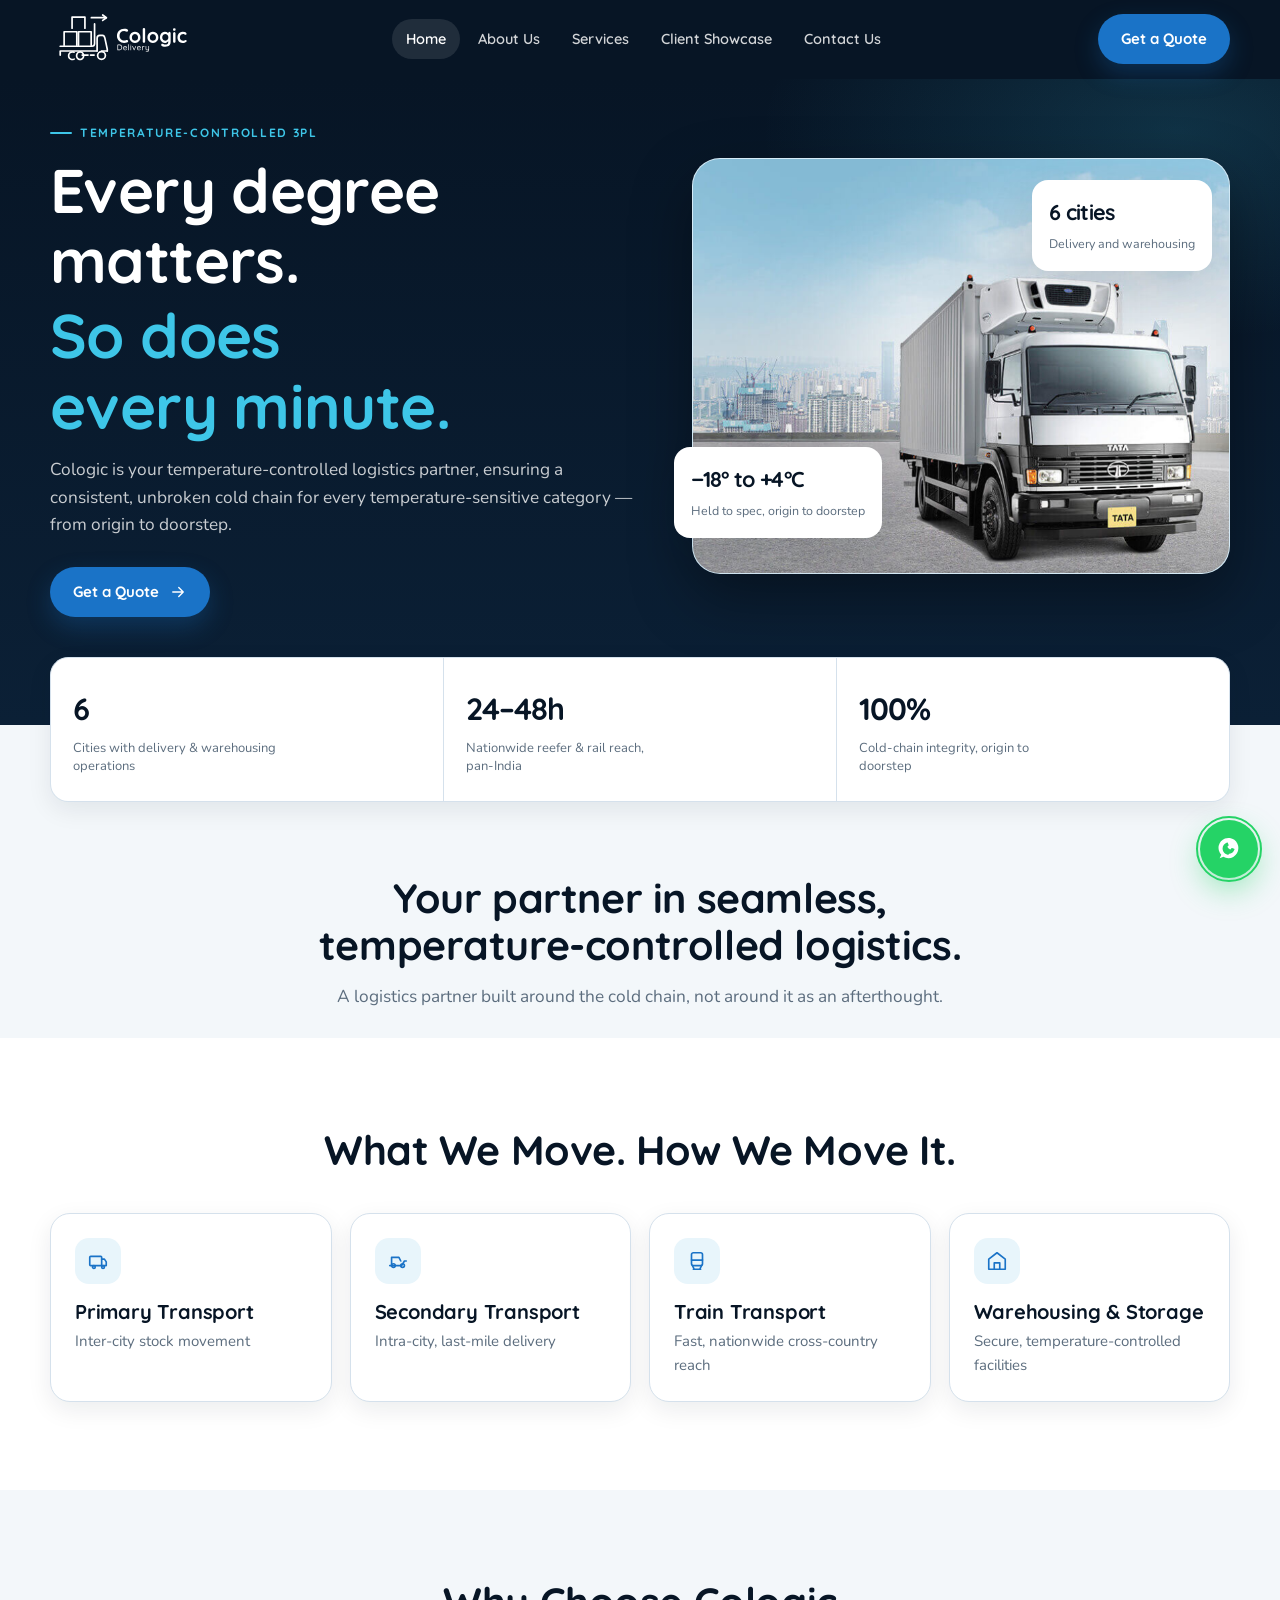
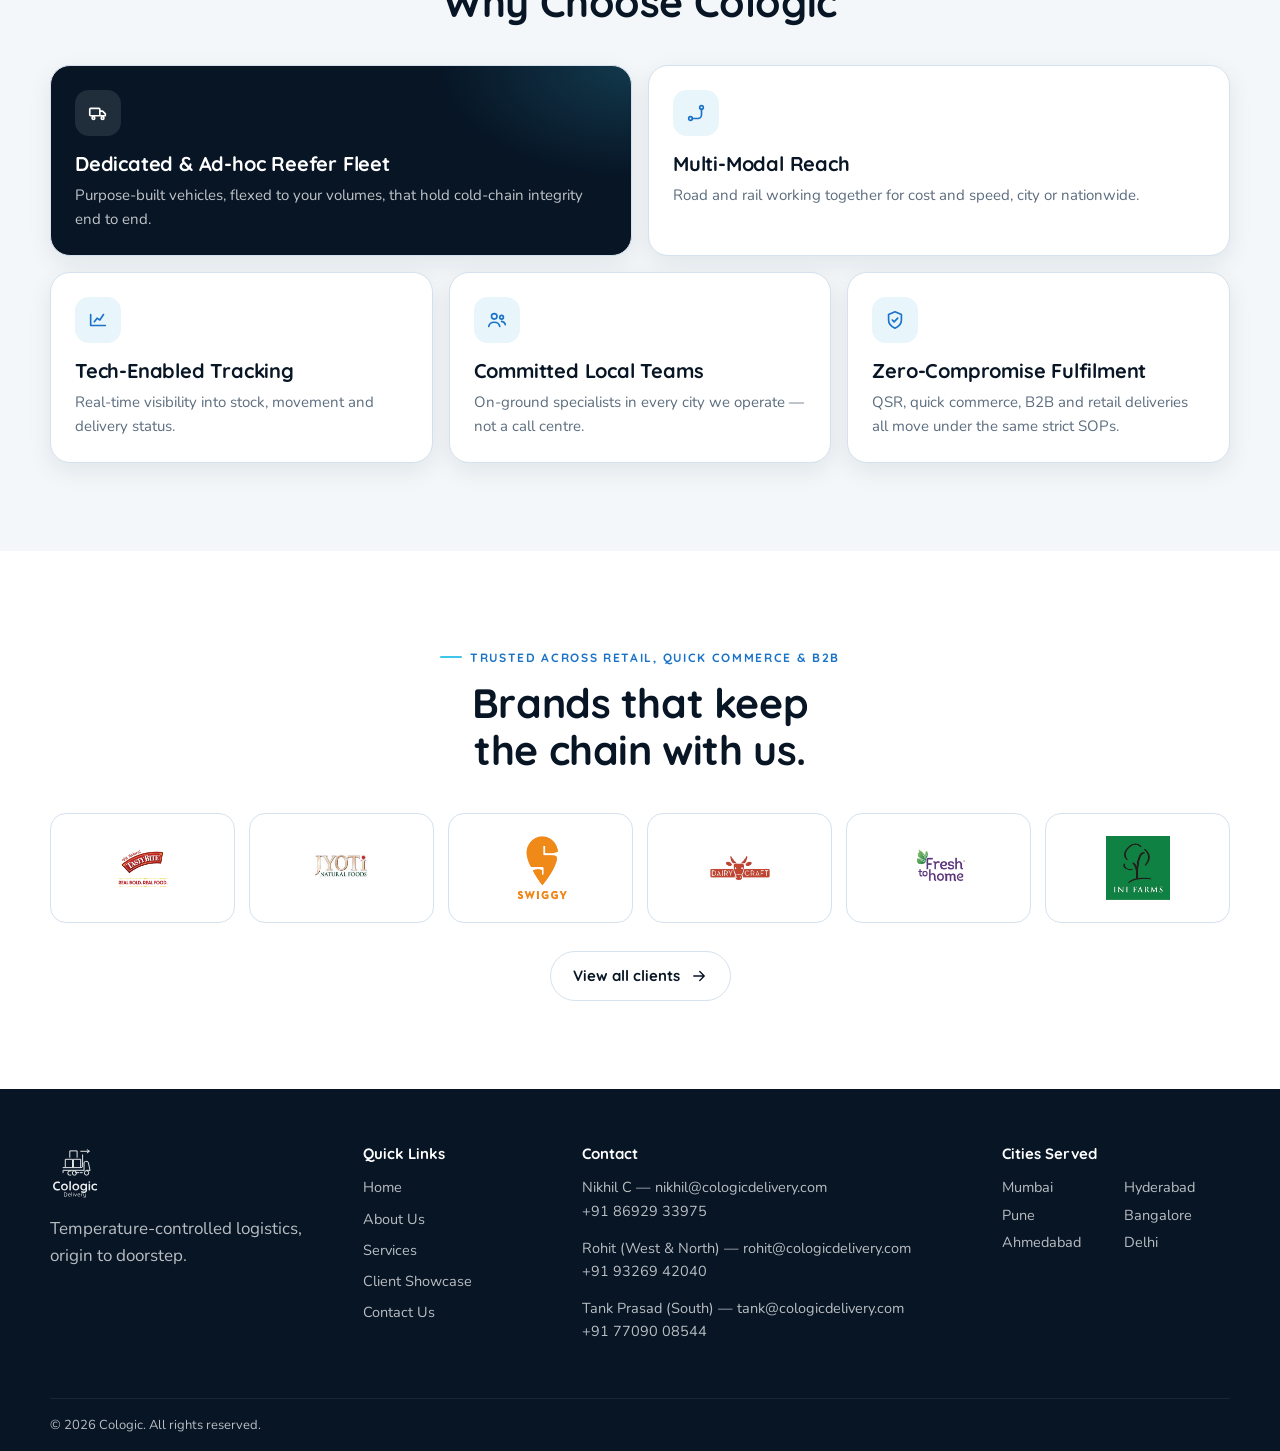
<file: index.html>
<!DOCTYPE html>
<html lang="en">
<head>
  <meta charset="UTF-8">
  <meta name="viewport" content="width=device-width, initial-scale=1.0">
  <title>Cologic | Temperature-controlled logistics</title>
  <meta name="description" content="Cologic is your temperature-controlled logistics partner, keeping an unbroken cold chain for every temperature-sensitive category — from origin to doorstep.">
  <link rel="icon" type="image/svg+xml" href="images/brand/cologic-mark.svg">
  <link rel="apple-touch-icon" href="images/brand/apple-touch-icon.png">
  <link rel="stylesheet" href="css/styles.css">
</head>
<body>
  <a class="skip" href="#main">Skip to content</a>

  <header class="header">
    <div class="wrap">
      <a class="brand" href="index.html" aria-label="Cologic home">
        <img src="images/brand/cologic-logo-h.svg" alt="Cologic">
      </a>
      <nav class="nav" aria-label="Primary">
        <a class="is-active" href="index.html">Home</a>
        <a href="about.html">About Us</a>
        <a href="services.html">Services</a>
        <a href="clients.html">Client Showcase</a>
        <a href="contact.html">Contact Us</a>
        <a class="nav-cta btn btn-primary" href="contact.html">Get a Quote</a>
      </nav>
      <div class="header-cta">
        <a class="btn btn-primary" href="contact.html">Get a Quote</a>
        <button class="menu-toggle" type="button" aria-label="Open menu" aria-expanded="false">
          <span></span><span></span><span></span>
        </button>
      </div>
    </div>
  </header>

  <main id="main">
    <section class="hero">
      <div class="wrap hero-grid">
        <div class="hero-copy">
          <p class="eyebrow on-dark">Temperature-controlled 3PL</p>
          <h1>Every degree matters. <span>So does every minute.</span></h1>
          <p class="lede">Cologic is your temperature-controlled logistics partner, ensuring a consistent, unbroken cold chain for every temperature-sensitive category — from origin to doorstep.</p>
          <div class="btn-row">
            <a class="btn btn-primary" href="contact.html">
              Get a Quote
              <svg class="icon" viewBox="0 0 24 24"><path d="M5 12h14M13 6l6 6-6 6"/></svg>
            </a>
          </div>
        </div>
        <div class="hero-visual">
          <div class="hero-frame">
            <img src="images/hero-truck.png" alt="Cologic refrigerated delivery truck">
          </div>
          <div class="float-card float-temp">
            <strong>−18° to +4°C</strong>
            <span>Held to spec, origin to doorstep</span>
          </div>
          <div class="float-card float-sla">
            <strong>6 cities</strong>
            <span>Delivery and warehousing</span>
          </div>
        </div>
      </div>
    </section>

    <div class="wrap stats-lift">
      <div class="stats">
        <div class="stat">
          <b>6</b>
          <span>Cities with delivery &amp; warehousing operations</span>
        </div>
        <div class="stat">
          <b>24–48h</b>
          <span>Nationwide reefer &amp; rail reach, pan-India</span>
        </div>
        <div class="stat">
          <b>100%</b>
          <span>Cold-chain integrity, origin to doorstep</span>
        </div>
      </div>
    </div>

    <section class="section partner">
      <div class="wrap partner-copy">
        <h2>Your partner in seamless, temperature-controlled logistics.</h2>
        <p class="lede">A logistics partner built around the cold chain, not around it as an afterthought.</p>
      </div>
    </section>

    <section class="section sheet">
      <div class="wrap">
        <div class="section-head center">
          <h2>What We Move. How We Move It.</h2>
        </div>
        <div class="card-grid">
          <a class="card card-link" href="services.html#primary">
            <div class="card-icon">
              <svg class="icon" viewBox="0 0 24 24"><rect x="3" y="7" width="13" height="10" rx="1"/><path d="M16 10h3l2 3v4h-5"/><circle cx="7.5" cy="18.5" r="1.5"/><circle cx="17.5" cy="18.5" r="1.5"/></svg>
            </div>
            <h3>Primary Transport</h3>
            <p>Inter-city stock movement</p>
          </a>
          <a class="card card-link" href="services.html#secondary">
            <div class="card-icon">
              <svg class="icon" viewBox="0 0 24 24"><path d="M3 17h13l3-5h2"/><circle cx="7" cy="17" r="2"/><circle cx="17" cy="17" r="2"/><path d="M5 17V8h8l2 4"/></svg>
            </div>
            <h3>Secondary Transport</h3>
            <p>Intra-city, last-mile delivery</p>
          </a>
          <a class="card card-link" href="services.html#rail">
            <div class="card-icon">
              <svg class="icon" viewBox="0 0 24 24"><rect x="6" y="3" width="12" height="14" rx="2"/><path d="M6 11h12M9 21l-2-4M15 21l2-4M8 21h8"/></svg>
            </div>
            <h3>Train Transport</h3>
            <p>Fast, nationwide cross-country reach</p>
          </a>
          <a class="card card-link" href="services.html#warehouse">
            <div class="card-icon">
              <svg class="icon" viewBox="0 0 24 24"><path d="M3 10 12 3l9 7v11H3z"/><path d="M9 21v-7h6v7"/></svg>
            </div>
            <h3>Warehousing &amp; Storage</h3>
            <p>Secure, temperature-controlled facilities</p>
          </a>
        </div>
      </div>
    </section>

    <section class="section">
      <div class="wrap">
        <div class="section-head center">
          <h2>Why Choose Cologic</h2>
        </div>
        <div class="why-grid">
          <article class="why-card why-lead">
            <div class="card-icon">
              <svg class="icon" viewBox="0 0 24 24"><rect x="3" y="7" width="11" height="8" rx="1"/><path d="M14 10h3l3 3v2h-6"/><circle cx="7" cy="17.5" r="1.5"/><circle cx="17" cy="17.5" r="1.5"/></svg>
            </div>
            <h3>Dedicated &amp; Ad-hoc Reefer Fleet</h3>
            <p>Purpose-built vehicles, flexed to your volumes, that hold cold-chain integrity end to end.</p>
          </article>
          <article class="why-card">
            <div class="card-icon">
              <svg class="icon" viewBox="0 0 24 24"><circle cx="6" cy="18" r="2"/><circle cx="18" cy="6" r="2"/><path d="M8 18h6a4 4 0 0 0 4-4V8"/></svg>
            </div>
            <h3>Multi-Modal Reach</h3>
            <p>Road and rail working together for cost and speed, city or nationwide.</p>
          </article>
          <article class="why-card">
            <div class="card-icon">
              <svg class="icon" viewBox="0 0 24 24"><path d="M4 18V6M4 18h16"/><path d="M8 14l3-4 3 2 4-6"/></svg>
            </div>
            <h3>Tech-Enabled Tracking</h3>
            <p>Real-time visibility into stock, movement and delivery status.</p>
          </article>
          <article class="why-card">
            <div class="card-icon">
              <svg class="icon" viewBox="0 0 24 24"><circle cx="9" cy="8" r="3"/><path d="M3 19c.6-3 3-4.5 6-4.5s5.4 1.5 6 4.5"/><circle cx="17" cy="9" r="2"/><path d="M17 13.5c2 .3 3.5 1.4 4 3.5"/></svg>
            </div>
            <h3>Committed Local Teams</h3>
            <p>On-ground specialists in every city we operate — not a call centre.</p>
          </article>
          <article class="why-card">
            <div class="card-icon">
              <svg class="icon" viewBox="0 0 24 24"><path d="M12 3 5 6v6c0 4.2 2.8 7.2 7 9 4.2-1.8 7-4.8 7-9V6z"/><path d="m9 12 2 2 4-4"/></svg>
            </div>
            <h3>Zero-Compromise Fulfilment</h3>
            <p>QSR, quick commerce, B2B and retail deliveries all move under the same strict SOPs.</p>
          </article>
        </div>
      </div>
    </section>

    <section class="section sheet">
      <div class="wrap">
        <div class="section-head center">
          <p class="eyebrow">Trusted across retail, quick commerce &amp; B2B</p>
          <h2>Brands that keep the chain with us.</h2>
        </div>
        <div class="logo-grid logo-grid-6">
          <div class="logo-cell"><img src="images/clients/client-01.webp" alt="Client logo"></div>
          <div class="logo-cell"><img src="images/clients/client-02.webp" alt="Client logo"></div>
          <div class="logo-cell"><img src="images/clients/client-03.webp" alt="Client logo"></div>
          <div class="logo-cell"><img src="images/clients/client-04.webp" alt="Client logo"></div>
          <div class="logo-cell"><img src="images/clients/client-05.webp" alt="Client logo"></div>
          <div class="logo-cell"><img src="images/clients/client-06.webp" alt="Client logo"></div>
        </div>
        <div class="btn-row center-row">
          <a class="btn btn-ghost" href="clients.html">
            View all clients
            <svg class="icon" viewBox="0 0 24 24"><path d="M5 12h14M13 6l6 6-6 6"/></svg>
          </a>
        </div>
      </div>
    </section>
  </main>

  <footer class="footer">
    <div class="wrap footer-grid">
      <div class="footer-brand">
        <img src="images/brand/cologic-logo.svg" alt="Cologic">
        <p>Temperature-controlled logistics, origin to doorstep.</p>
      </div>
      <div>
        <h4>Quick Links</h4>
        <ul>
          <li><a href="index.html">Home</a></li>
          <li><a href="about.html">About Us</a></li>
          <li><a href="services.html">Services</a></li>
          <li><a href="clients.html">Client Showcase</a></li>
          <li><a href="contact.html">Contact Us</a></li>
        </ul>
      </div>
      <div>
        <h4>Contact</h4>
        <ul class="footer-contacts">
          <li>
            <a href="mailto:nikhil@cologicdelivery.com">Nikhil C — nikhil@cologicdelivery.com</a>
            <a href="tel:+918692933975">+91 86929 33975</a>
          </li>
          <li>
            <a href="mailto:rohit@cologicdelivery.com">Rohit (West &amp; North) — rohit@cologicdelivery.com</a>
            <a href="tel:+919326942040">+91 93269 42040</a>
          </li>
          <li>
            <a href="mailto:tank@cologicdelivery.com">Tank Prasad (South) — tank@cologicdelivery.com</a>
            <a href="tel:+917709008544">+91 77090 08544</a>
          </li>
        </ul>
      </div>
      <div>
        <h4>Cities Served</h4>
        <ul class="footer-cities">
          <li>Mumbai</li>
          <li>Hyderabad</li>
          <li>Pune</li>
          <li>Bangalore</li>
          <li>Ahmedabad</li>
          <li>Delhi</li>
        </ul>
      </div>
    </div>
    <div class="wrap footer-bottom">
      <span>© <span data-year>2026</span> Cologic. All rights reserved.</span>
    </div>
  </footer>

  <a class="wa-fab" href="https://wa.me/918692933975" target="_blank" rel="noopener" aria-label="Chat on WhatsApp">
    <svg viewBox="0 0 24 24"><path d="M20 11.5A8.5 8.5 0 0 1 7.2 18.7L4 20l1.4-3.1A8.5 8.5 0 1 1 20 11.5zm-8.4 4.7c2.4 0 4.4-1.6 5.1-3.8.1-.4 0-.6-.3-.7l-1.7-.6c-.3-.1-.5 0-.6.2l-.7 1c-.1.1-.2.2-.4.1-1-.4-1.8-1.1-2.3-2.1 0-.1 0-.3.1-.4l.8-.8c.2-.2.2-.4.1-.6l-.7-1.7c-.1-.3-.4-.4-.7-.3-2.2.7-3.8 2.7-3.8 5.1 0 3 2.4 5.4 5.4 5.4z"/></svg>
  </a>

  <script src="js/main.js"></script>
</body>
</html>
</file>
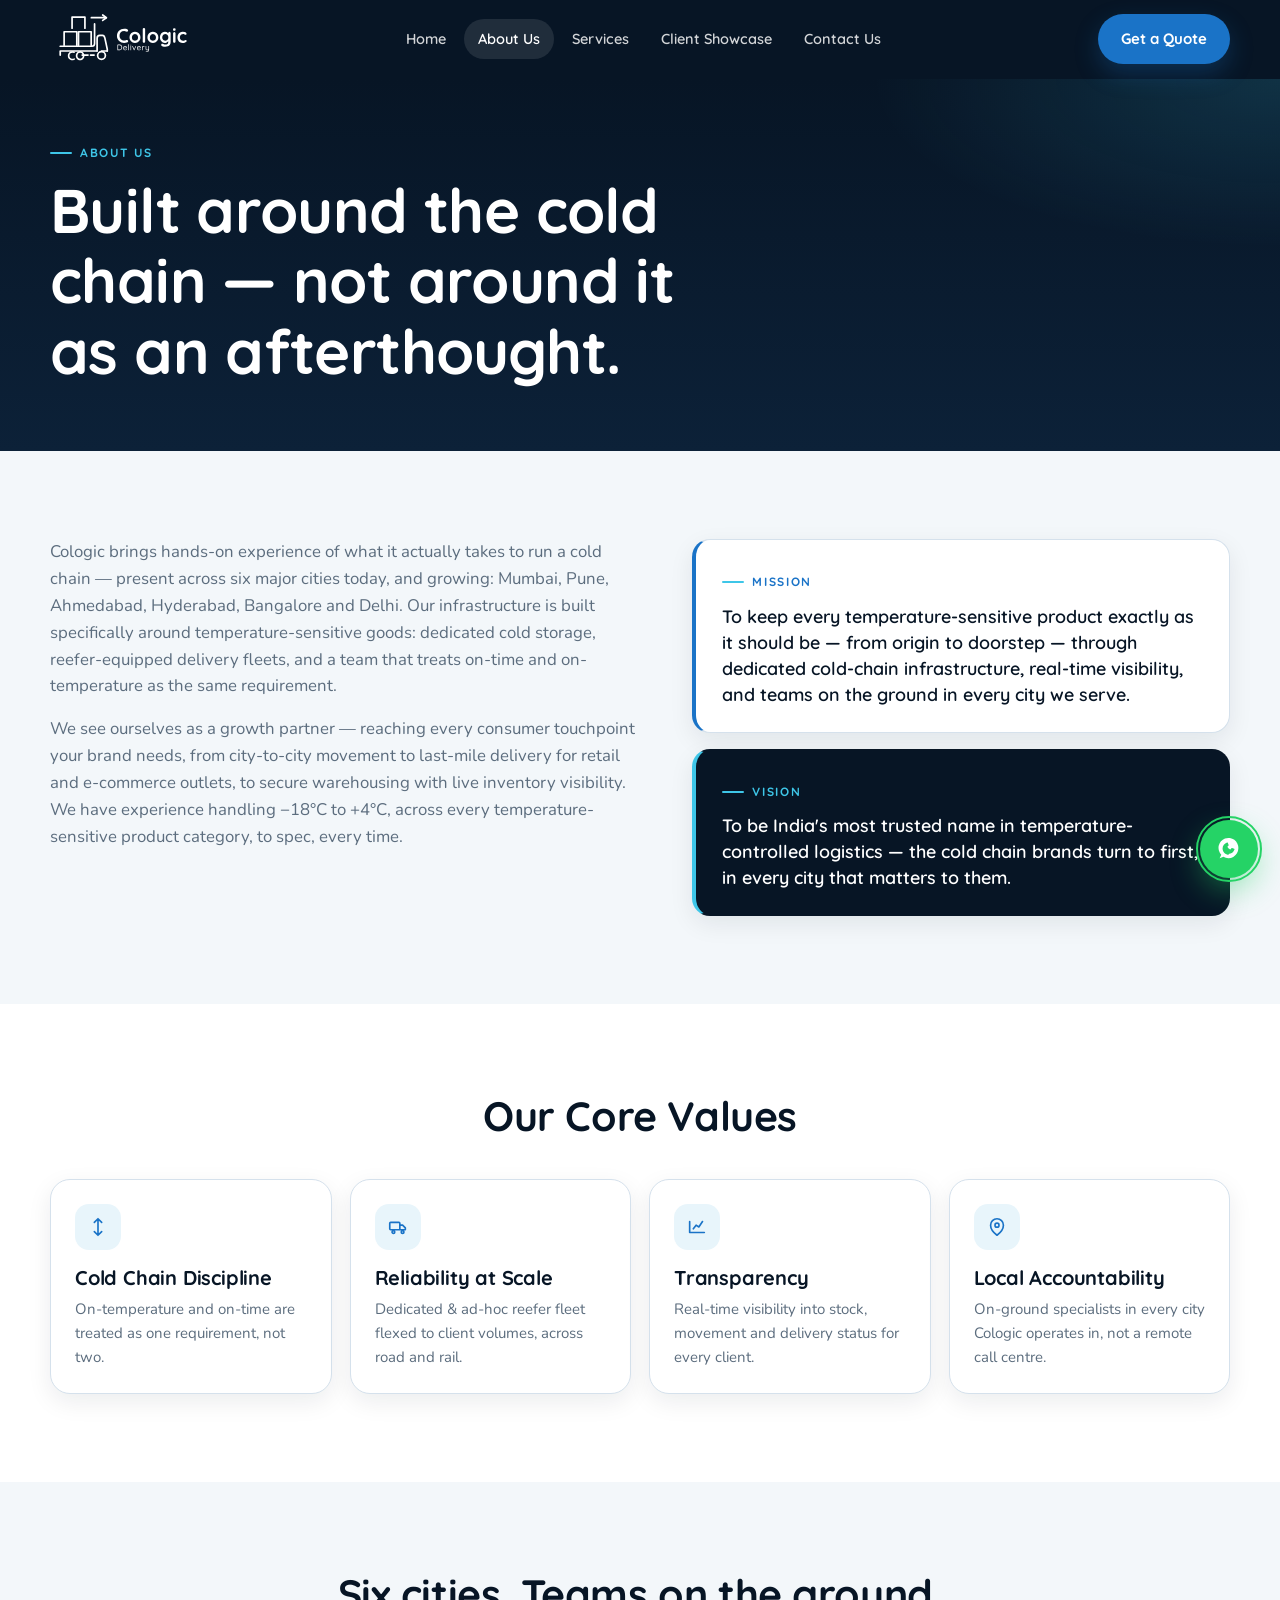
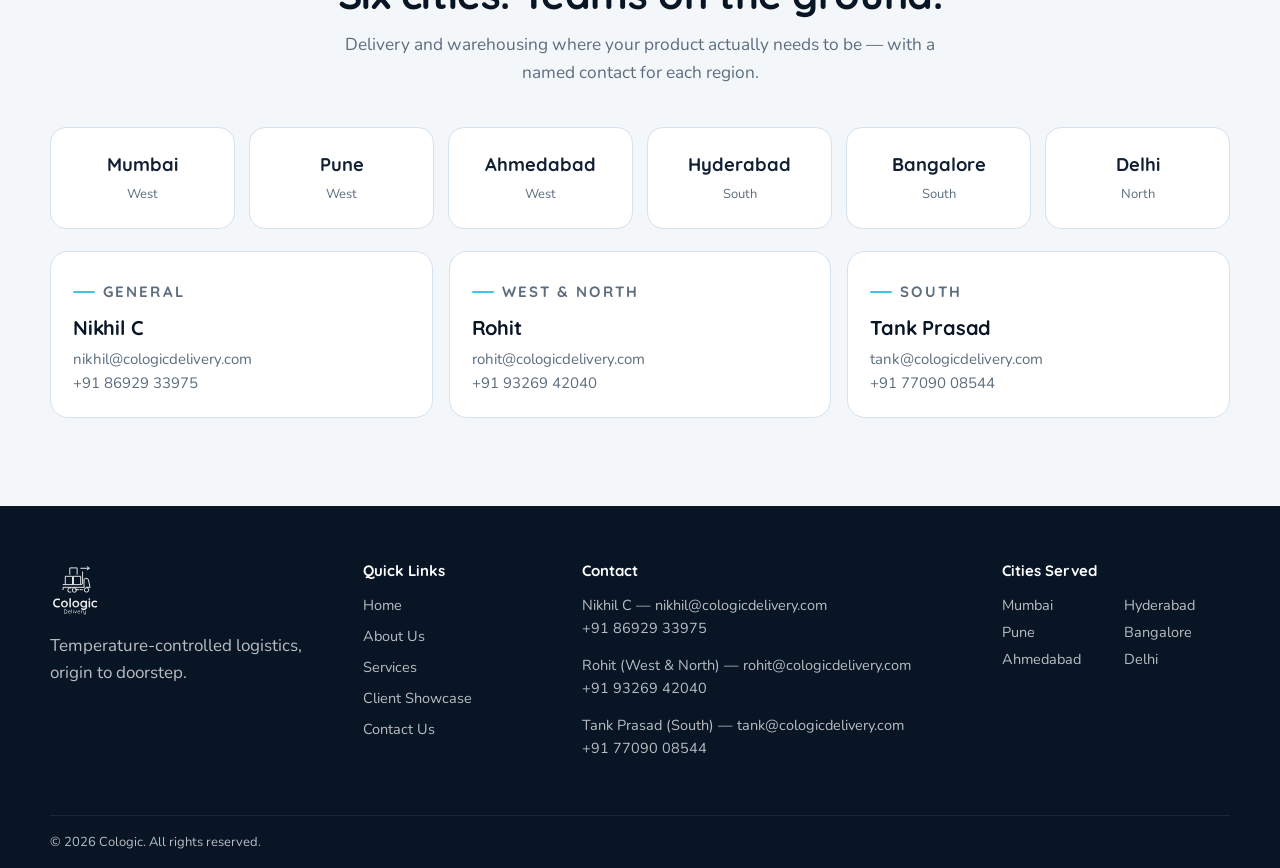
<file: about.html>
<!DOCTYPE html>
<html lang="en">
<head>
  <meta charset="UTF-8">
  <meta name="viewport" content="width=device-width, initial-scale=1.0">
  <title>About Us | Cologic</title>
  <meta name="description" content="Cologic is built around the cold chain — present across Mumbai, Pune, Ahmedabad, Hyderabad, Bangalore and Delhi, handling −18°C to +4°C.">
  <link rel="icon" type="image/svg+xml" href="images/brand/cologic-mark.svg">
  <link rel="apple-touch-icon" href="images/brand/apple-touch-icon.png">
  <link rel="stylesheet" href="css/styles.css">
</head>
<body>
  <a class="skip" href="#main">Skip to content</a>

  <header class="header">
    <div class="wrap">
      <a class="brand" href="index.html" aria-label="Cologic home">
        <img src="images/brand/cologic-logo-h.svg" alt="Cologic">
      </a>
      <nav class="nav" aria-label="Primary">
        <a href="index.html">Home</a>
        <a class="is-active" href="about.html">About Us</a>
        <a href="services.html">Services</a>
        <a href="clients.html">Client Showcase</a>
        <a href="contact.html">Contact Us</a>
        <a class="nav-cta btn btn-primary" href="contact.html">Get a Quote</a>
      </nav>
      <div class="header-cta">
        <a class="btn btn-primary" href="contact.html">Get a Quote</a>
        <button class="menu-toggle" type="button" aria-label="Open menu" aria-expanded="false">
          <span></span><span></span><span></span>
        </button>
      </div>
    </div>
  </header>

  <main id="main">
    <section class="page-hero">
      <div class="wrap">
        <p class="eyebrow on-dark">About Us</p>
        <h1>Built around the cold chain — not around it as an afterthought.</h1>
      </div>
    </section>

    <section class="section">
      <div class="wrap about-grid">
        <div class="about-copy">
          <p>Cologic brings hands-on experience of what it actually takes to run a cold chain — present across six major cities today, and growing: Mumbai, Pune, Ahmedabad, Hyderabad, Bangalore and Delhi. Our infrastructure is built specifically around temperature-sensitive goods: dedicated cold storage, reefer-equipped delivery fleets, and a team that treats on-time and on-temperature as the same requirement.</p>
          <p>We see ourselves as a growth partner — reaching every consumer touchpoint your brand needs, from city-to-city movement to last-mile delivery for retail and e-commerce outlets, to secure warehousing with live inventory visibility. We have experience handling −18°C to +4°C, across every temperature-sensitive product category, to spec, every time.</p>
        </div>
        <div class="quote-stack">
          <article class="quote-card">
            <p class="eyebrow">Mission</p>
            <blockquote>To keep every temperature-sensitive product exactly as it should be — from origin to doorstep — through dedicated cold-chain infrastructure, real-time visibility, and teams on the ground in every city we serve.</blockquote>
          </article>
          <article class="quote-card quote-card-navy">
            <p class="eyebrow on-dark">Vision</p>
            <blockquote>To be India's most trusted name in temperature-controlled logistics — the cold chain brands turn to first, in every city that matters to them.</blockquote>
          </article>
        </div>
      </div>
    </section>

    <section class="section sheet">
      <div class="wrap">
        <div class="section-head center">
          <h2>Our Core Values</h2>
        </div>
        <div class="card-grid">
          <article class="card">
            <div class="card-icon">
              <svg class="icon" viewBox="0 0 24 24"><path d="M12 3v18M8 7l4-4 4 4M8 17l4 4 4-4"/></svg>
            </div>
            <h3>Cold Chain Discipline</h3>
            <p>On-temperature and on-time are treated as one requirement, not two.</p>
          </article>
          <article class="card">
            <div class="card-icon">
              <svg class="icon" viewBox="0 0 24 24"><rect x="3" y="7" width="11" height="8" rx="1"/><path d="M14 10h3l3 3v2h-6"/><circle cx="7" cy="17.5" r="1.5"/><circle cx="17" cy="17.5" r="1.5"/></svg>
            </div>
            <h3>Reliability at Scale</h3>
            <p>Dedicated &amp; ad-hoc reefer fleet flexed to client volumes, across road and rail.</p>
          </article>
          <article class="card">
            <div class="card-icon">
              <svg class="icon" viewBox="0 0 24 24"><path d="M4 18V6M4 18h16"/><path d="M8 14l3-4 3 2 4-6"/></svg>
            </div>
            <h3>Transparency</h3>
            <p>Real-time visibility into stock, movement and delivery status for every client.</p>
          </article>
          <article class="card">
            <div class="card-icon">
              <svg class="icon" viewBox="0 0 24 24"><path d="M12 21s7-5.4 7-11a7 7 0 1 0-14 0c0 5.6 7 11 7 11z"/><circle cx="12" cy="10" r="2.2"/></svg>
            </div>
            <h3>Local Accountability</h3>
            <p>On-ground specialists in every city Cologic operates in, not a remote call centre.</p>
          </article>
        </div>
      </div>
    </section>

    <section class="section">
      <div class="wrap">
        <div class="section-head center">
          <h2>Six cities. Teams on the ground.</h2>
          <p class="lede">Delivery and warehousing where your product actually needs to be — with a named contact for each region.</p>
        </div>
        <div class="city-grid">
          <div class="city"><strong>Mumbai</strong><span>West</span></div>
          <div class="city"><strong>Pune</strong><span>West</span></div>
          <div class="city"><strong>Ahmedabad</strong><span>West</span></div>
          <div class="city"><strong>Hyderabad</strong><span>South</span></div>
          <div class="city"><strong>Bangalore</strong><span>South</span></div>
          <div class="city"><strong>Delhi</strong><span>North</span></div>
        </div>
        <div class="people">
          <article class="person">
            <p class="eyebrow">General</p>
            <h3>Nikhil C</h3>
            <p><a href="mailto:nikhil@cologicdelivery.com">nikhil@cologicdelivery.com</a></p>
            <p><a href="tel:+918692933975">+91 86929 33975</a></p>
          </article>
          <article class="person">
            <p class="eyebrow">West &amp; North</p>
            <h3>Rohit</h3>
            <p><a href="mailto:rohit@cologicdelivery.com">rohit@cologicdelivery.com</a></p>
            <p><a href="tel:+919326942040">+91 93269 42040</a></p>
          </article>
          <article class="person">
            <p class="eyebrow">South</p>
            <h3>Tank Prasad</h3>
            <p><a href="mailto:tank@cologicdelivery.com">tank@cologicdelivery.com</a></p>
            <p><a href="tel:+917709008544">+91 77090 08544</a></p>
          </article>
        </div>
      </div>
    </section>
  </main>

  <footer class="footer">
    <div class="wrap footer-grid">
      <div class="footer-brand">
        <img src="images/brand/cologic-logo.svg" alt="Cologic">
        <p>Temperature-controlled logistics, origin to doorstep.</p>
      </div>
      <div>
        <h4>Quick Links</h4>
        <ul>
          <li><a href="index.html">Home</a></li>
          <li><a href="about.html">About Us</a></li>
          <li><a href="services.html">Services</a></li>
          <li><a href="clients.html">Client Showcase</a></li>
          <li><a href="contact.html">Contact Us</a></li>
        </ul>
      </div>
      <div>
        <h4>Contact</h4>
        <ul class="footer-contacts">
          <li>
            <a href="mailto:nikhil@cologicdelivery.com">Nikhil C — nikhil@cologicdelivery.com</a>
            <a href="tel:+918692933975">+91 86929 33975</a>
          </li>
          <li>
            <a href="mailto:rohit@cologicdelivery.com">Rohit (West &amp; North) — rohit@cologicdelivery.com</a>
            <a href="tel:+919326942040">+91 93269 42040</a>
          </li>
          <li>
            <a href="mailto:tank@cologicdelivery.com">Tank Prasad (South) — tank@cologicdelivery.com</a>
            <a href="tel:+917709008544">+91 77090 08544</a>
          </li>
        </ul>
      </div>
      <div>
        <h4>Cities Served</h4>
        <ul class="footer-cities">
          <li>Mumbai</li>
          <li>Hyderabad</li>
          <li>Pune</li>
          <li>Bangalore</li>
          <li>Ahmedabad</li>
          <li>Delhi</li>
        </ul>
      </div>
    </div>
    <div class="wrap footer-bottom">
      <span>© <span data-year>2026</span> Cologic. All rights reserved.</span>
    </div>
  </footer>

  <a class="wa-fab" href="https://wa.me/918692933975" target="_blank" rel="noopener" aria-label="Chat on WhatsApp">
    <svg viewBox="0 0 24 24"><path d="M20 11.5A8.5 8.5 0 0 1 7.2 18.7L4 20l1.4-3.1A8.5 8.5 0 1 1 20 11.5zm-8.4 4.7c2.4 0 4.4-1.6 5.1-3.8.1-.4 0-.6-.3-.7l-1.7-.6c-.3-.1-.5 0-.6.2l-.7 1c-.1.1-.2.2-.4.1-1-.4-1.8-1.1-2.3-2.1 0-.1 0-.3.1-.4l.8-.8c.2-.2.2-.4.1-.6l-.7-1.7c-.1-.3-.4-.4-.7-.3-2.2.7-3.8 2.7-3.8 5.1 0 3 2.4 5.4 5.4 5.4z"/></svg>
  </a>
  <script src="js/main.js"></script>
</body>
</html>
</file>
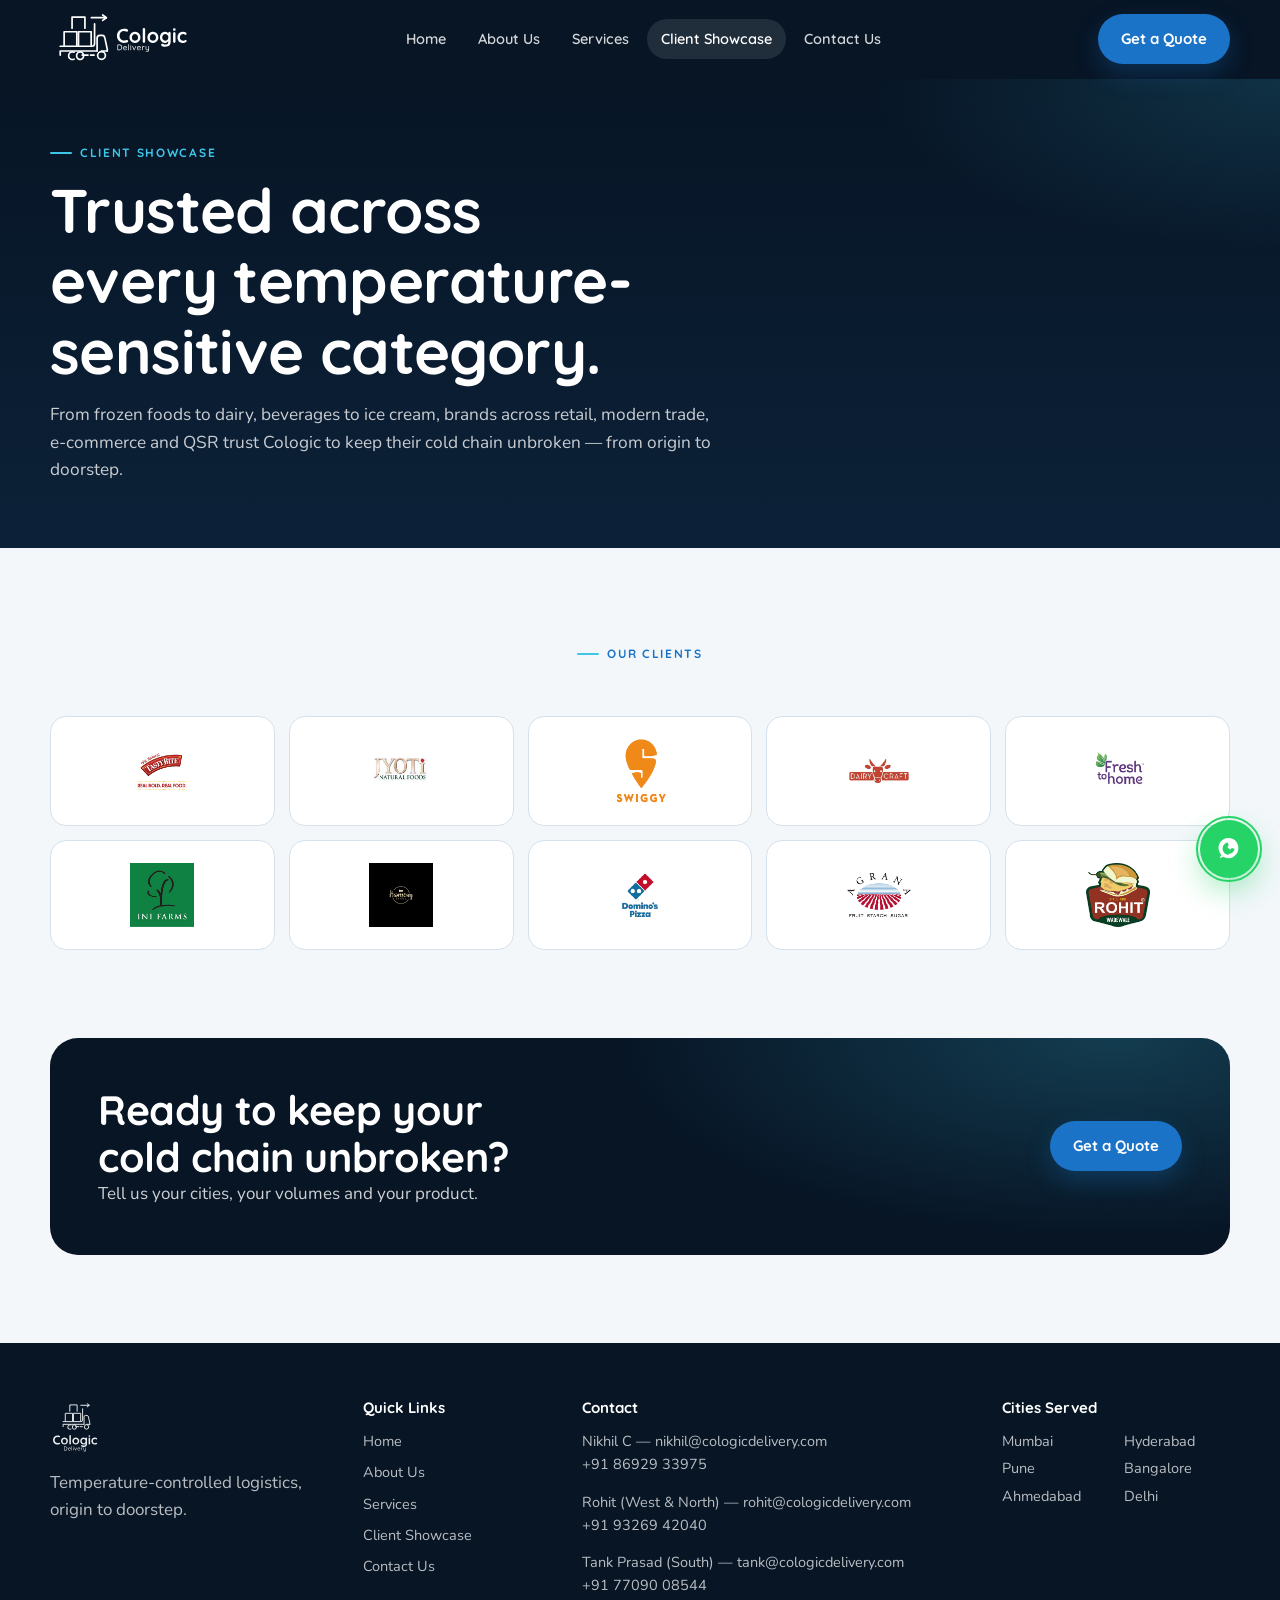
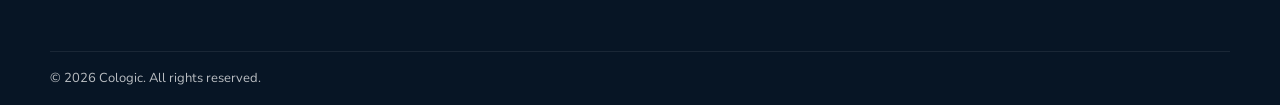
<file: clients.html>
<!DOCTYPE html>
<html lang="en">
<head>
  <meta charset="UTF-8">
  <meta name="viewport" content="width=device-width, initial-scale=1.0">
  <title>Client Showcase | Cologic</title>
  <meta name="description" content="Brands across retail, modern trade, e-commerce and QSR trust Cologic to keep their cold chain unbroken — from origin to doorstep.">
  <link rel="icon" type="image/svg+xml" href="images/brand/cologic-mark.svg">
  <link rel="apple-touch-icon" href="images/brand/apple-touch-icon.png">
  <link rel="stylesheet" href="css/styles.css">
</head>
<body>
  <a class="skip" href="#main">Skip to content</a>

  <header class="header">
    <div class="wrap">
      <a class="brand" href="index.html" aria-label="Cologic home">
        <img src="images/brand/cologic-logo-h.svg" alt="Cologic">
      </a>
      <nav class="nav" aria-label="Primary">
        <a href="index.html">Home</a>
        <a href="about.html">About Us</a>
        <a href="services.html">Services</a>
        <a class="is-active" href="clients.html">Client Showcase</a>
        <a href="contact.html">Contact Us</a>
        <a class="nav-cta btn btn-primary" href="contact.html">Get a Quote</a>
      </nav>
      <div class="header-cta">
        <a class="btn btn-primary" href="contact.html">Get a Quote</a>
        <button class="menu-toggle" type="button" aria-label="Open menu" aria-expanded="false">
          <span></span><span></span><span></span>
        </button>
      </div>
    </div>
  </header>

  <main id="main">
    <section class="page-hero">
      <div class="wrap">
        <p class="eyebrow on-dark">Client Showcase</p>
        <h1>Trusted across every temperature-sensitive category.</h1>
        <p class="lede">From frozen foods to dairy, beverages to ice cream, brands across retail, modern trade, e-commerce and QSR trust Cologic to keep their cold chain unbroken — from origin to doorstep.</p>
      </div>
    </section>

    <section class="section">
      <div class="wrap">
        <div class="section-head center">
          <p class="eyebrow">Our clients</p>
        </div>
        <div class="logo-grid logo-grid-5">
          <div class="logo-cell"><img src="images/clients/client-01.webp" alt="Client logo"></div>
          <div class="logo-cell"><img src="images/clients/client-02.webp" alt="Client logo"></div>
          <div class="logo-cell"><img src="images/clients/client-03.webp" alt="Client logo"></div>
          <div class="logo-cell"><img src="images/clients/client-04.webp" alt="Client logo"></div>
          <div class="logo-cell"><img src="images/clients/client-05.webp" alt="Client logo"></div>
          <div class="logo-cell"><img src="images/clients/client-06.webp" alt="Client logo"></div>
          <div class="logo-cell"><img src="images/clients/client-07.webp" alt="Client logo"></div>
          <div class="logo-cell"><img src="images/clients/client-08.webp" alt="Client logo"></div>
          <div class="logo-cell"><img src="images/clients/client-09.webp" alt="Client logo"></div>
          <div class="logo-cell"><img src="images/clients/client-10.webp" alt="Client logo"></div>
        </div>
      </div>
    </section>

    <section class="section" style="padding-top:0">
      <div class="wrap">
        <div class="cta">
          <div>
            <h2>Ready to keep your cold chain unbroken?</h2>
            <p>Tell us your cities, your volumes and your product.</p>
          </div>
          <a class="btn btn-primary" href="contact.html">Get a Quote</a>
        </div>
      </div>
    </section>
  </main>

  <footer class="footer">
    <div class="wrap footer-grid">
      <div class="footer-brand">
        <img src="images/brand/cologic-logo.svg" alt="Cologic">
        <p>Temperature-controlled logistics, origin to doorstep.</p>
      </div>
      <div>
        <h4>Quick Links</h4>
        <ul>
          <li><a href="index.html">Home</a></li>
          <li><a href="about.html">About Us</a></li>
          <li><a href="services.html">Services</a></li>
          <li><a href="clients.html">Client Showcase</a></li>
          <li><a href="contact.html">Contact Us</a></li>
        </ul>
      </div>
      <div>
        <h4>Contact</h4>
        <ul class="footer-contacts">
          <li>
            <a href="mailto:nikhil@cologicdelivery.com">Nikhil C — nikhil@cologicdelivery.com</a>
            <a href="tel:+918692933975">+91 86929 33975</a>
          </li>
          <li>
            <a href="mailto:rohit@cologicdelivery.com">Rohit (West &amp; North) — rohit@cologicdelivery.com</a>
            <a href="tel:+919326942040">+91 93269 42040</a>
          </li>
          <li>
            <a href="mailto:tank@cologicdelivery.com">Tank Prasad (South) — tank@cologicdelivery.com</a>
            <a href="tel:+917709008544">+91 77090 08544</a>
          </li>
        </ul>
      </div>
      <div>
        <h4>Cities Served</h4>
        <ul class="footer-cities">
          <li>Mumbai</li>
          <li>Hyderabad</li>
          <li>Pune</li>
          <li>Bangalore</li>
          <li>Ahmedabad</li>
          <li>Delhi</li>
        </ul>
      </div>
    </div>
    <div class="wrap footer-bottom">
      <span>© <span data-year>2026</span> Cologic. All rights reserved.</span>
    </div>
  </footer>

  <a class="wa-fab" href="https://wa.me/918692933975" target="_blank" rel="noopener" aria-label="Chat on WhatsApp">
    <svg viewBox="0 0 24 24"><path d="M20 11.5A8.5 8.5 0 0 1 7.2 18.7L4 20l1.4-3.1A8.5 8.5 0 1 1 20 11.5zm-8.4 4.7c2.4 0 4.4-1.6 5.1-3.8.1-.4 0-.6-.3-.7l-1.7-.6c-.3-.1-.5 0-.6.2l-.7 1c-.1.1-.2.2-.4.1-1-.4-1.8-1.1-2.3-2.1 0-.1 0-.3.1-.4l.8-.8c.2-.2.2-.4.1-.6l-.7-1.7c-.1-.3-.4-.4-.7-.3-2.2.7-3.8 2.7-3.8 5.1 0 3 2.4 5.4 5.4 5.4z"/></svg>
  </a>
  <script src="js/main.js"></script>
</body>
</html>
</file>
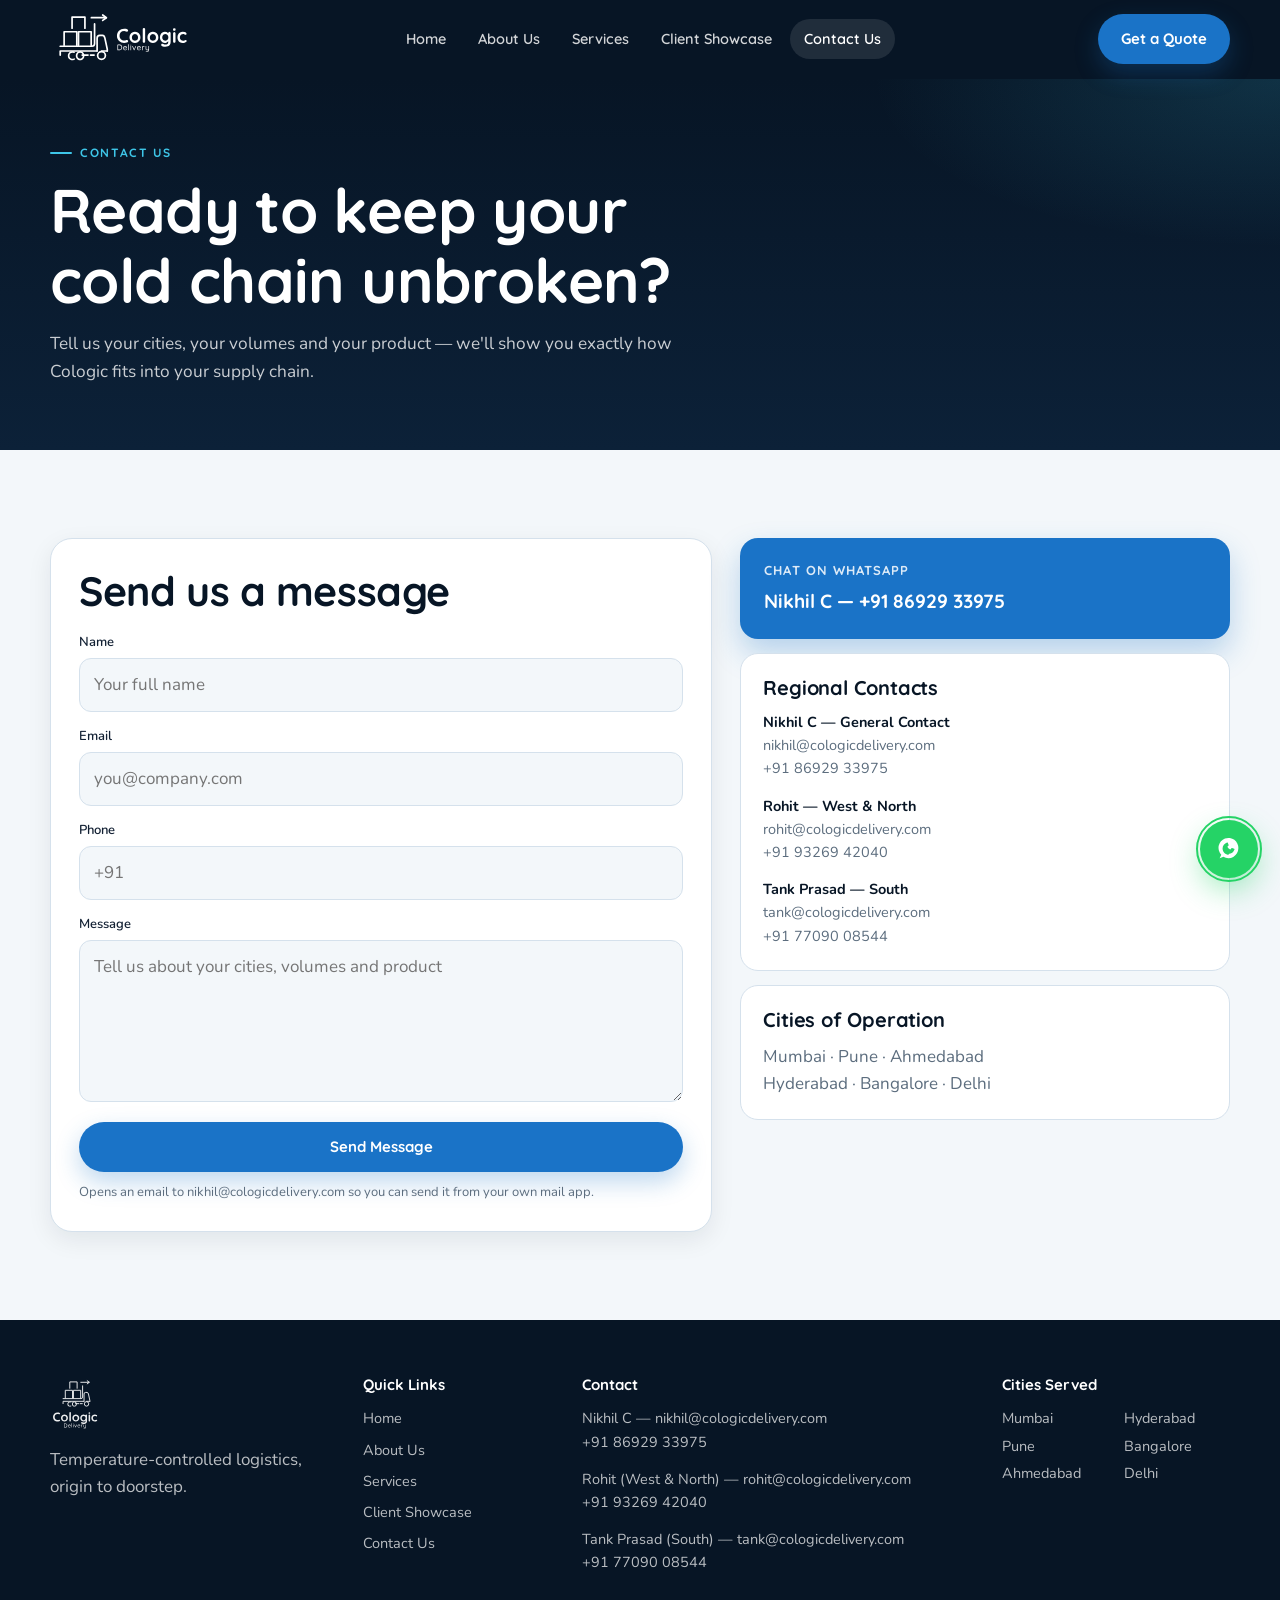
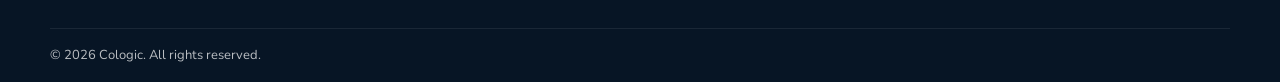
<file: contact.html>
<!DOCTYPE html>
<html lang="en">
<head>
  <meta charset="UTF-8">
  <meta name="viewport" content="width=device-width, initial-scale=1.0">
  <title>Contact Us | Cologic</title>
  <meta name="description" content="Tell Cologic your cities, volumes and product. Reach Nikhil, Rohit for West & North, or Tank Prasad for the South.">
  <link rel="icon" type="image/svg+xml" href="images/brand/cologic-mark.svg">
  <link rel="apple-touch-icon" href="images/brand/apple-touch-icon.png">
  <link rel="stylesheet" href="css/styles.css">
</head>
<body>
  <a class="skip" href="#main">Skip to content</a>

  <header class="header">
    <div class="wrap">
      <a class="brand" href="index.html" aria-label="Cologic home">
        <img src="images/brand/cologic-logo-h.svg" alt="Cologic">
      </a>
      <nav class="nav" aria-label="Primary">
        <a href="index.html">Home</a>
        <a href="about.html">About Us</a>
        <a href="services.html">Services</a>
        <a href="clients.html">Client Showcase</a>
        <a class="is-active" href="contact.html">Contact Us</a>
        <a class="nav-cta btn btn-primary" href="#enquiry">Get a Quote</a>
      </nav>
      <div class="header-cta">
        <a class="btn btn-primary" href="#enquiry">Get a Quote</a>
        <button class="menu-toggle" type="button" aria-label="Open menu" aria-expanded="false">
          <span></span><span></span><span></span>
        </button>
      </div>
    </div>
  </header>

  <main id="main">
    <section class="page-hero">
      <div class="wrap">
        <p class="eyebrow on-dark">Contact Us</p>
        <h1>Ready to keep your cold chain unbroken?</h1>
        <p class="lede">Tell us your cities, your volumes and your product — we'll show you exactly how Cologic fits into your supply chain.</p>
      </div>
    </section>

    <section class="section" id="enquiry">
      <div class="wrap contact-grid">
        <div class="form-card">
          <h2>Send us a message</h2>
          <form id="enquiry-form">
            <div class="form-stack">
              <div class="field">
                <label for="name">Name</label>
                <input id="name" name="name" type="text" required placeholder="Your full name" autocomplete="name">
              </div>
              <div class="field">
                <label for="email">Email</label>
                <input id="email" name="email" type="email" required placeholder="you@company.com" autocomplete="email">
              </div>
              <div class="field">
                <label for="phone">Phone</label>
                <input id="phone" name="phone" type="tel" required placeholder="+91" autocomplete="tel">
              </div>
              <div class="field">
                <label for="message">Message</label>
                <textarea id="message" name="message" rows="5" required placeholder="Tell us about your cities, volumes and product"></textarea>
              </div>
            </div>
            <button class="btn btn-primary btn-block" type="submit">Send Message</button>
            <p class="form-note">Opens an email to nikhil@cologicdelivery.com so you can send it from your own mail app.</p>
            <div class="form-success" id="form-success" role="status">Opening your email app with the message…</div>
          </form>
        </div>

        <aside class="contact-side">
          <a class="wa-panel" href="https://wa.me/918692933975" target="_blank" rel="noopener">
            <span class="wa-panel-kicker">Chat on WhatsApp</span>
            <strong>Nikhil C — +91 86929 33975</strong>
          </a>

          <div class="side-card">
            <h3>Regional Contacts</h3>
            <ul class="contact-list">
              <li>
                <b>Nikhil C — General Contact</b>
                <a href="mailto:nikhil@cologicdelivery.com">nikhil@cologicdelivery.com</a>
                <a href="tel:+918692933975">+91 86929 33975</a>
              </li>
              <li>
                <b>Rohit — West &amp; North</b>
                <a href="mailto:rohit@cologicdelivery.com">rohit@cologicdelivery.com</a>
                <a href="tel:+919326942040">+91 93269 42040</a>
              </li>
              <li>
                <b>Tank Prasad — South</b>
                <a href="mailto:tank@cologicdelivery.com">tank@cologicdelivery.com</a>
                <a href="tel:+917709008544">+91 77090 08544</a>
              </li>
            </ul>
          </div>

          <div class="side-card">
            <h3>Cities of Operation</h3>
            <p>Mumbai · Pune · Ahmedabad</p>
            <p>Hyderabad · Bangalore · Delhi</p>
          </div>
        </aside>
      </div>
    </section>
  </main>

  <footer class="footer">
    <div class="wrap footer-grid">
      <div class="footer-brand">
        <img src="images/brand/cologic-logo.svg" alt="Cologic">
        <p>Temperature-controlled logistics, origin to doorstep.</p>
      </div>
      <div>
        <h4>Quick Links</h4>
        <ul>
          <li><a href="index.html">Home</a></li>
          <li><a href="about.html">About Us</a></li>
          <li><a href="services.html">Services</a></li>
          <li><a href="clients.html">Client Showcase</a></li>
          <li><a href="contact.html">Contact Us</a></li>
        </ul>
      </div>
      <div>
        <h4>Contact</h4>
        <ul class="footer-contacts">
          <li>
            <a href="mailto:nikhil@cologicdelivery.com">Nikhil C — nikhil@cologicdelivery.com</a>
            <a href="tel:+918692933975">+91 86929 33975</a>
          </li>
          <li>
            <a href="mailto:rohit@cologicdelivery.com">Rohit (West &amp; North) — rohit@cologicdelivery.com</a>
            <a href="tel:+919326942040">+91 93269 42040</a>
          </li>
          <li>
            <a href="mailto:tank@cologicdelivery.com">Tank Prasad (South) — tank@cologicdelivery.com</a>
            <a href="tel:+917709008544">+91 77090 08544</a>
          </li>
        </ul>
      </div>
      <div>
        <h4>Cities Served</h4>
        <ul class="footer-cities">
          <li>Mumbai</li>
          <li>Hyderabad</li>
          <li>Pune</li>
          <li>Bangalore</li>
          <li>Ahmedabad</li>
          <li>Delhi</li>
        </ul>
      </div>
    </div>
    <div class="wrap footer-bottom">
      <span>© <span data-year>2026</span> Cologic. All rights reserved.</span>
    </div>
  </footer>

  <a class="wa-fab" href="https://wa.me/918692933975" target="_blank" rel="noopener" aria-label="Chat on WhatsApp">
    <svg viewBox="0 0 24 24"><path d="M20 11.5A8.5 8.5 0 0 1 7.2 18.7L4 20l1.4-3.1A8.5 8.5 0 1 1 20 11.5zm-8.4 4.7c2.4 0 4.4-1.6 5.1-3.8.1-.4 0-.6-.3-.7l-1.7-.6c-.3-.1-.5 0-.6.2l-.7 1c-.1.1-.2.2-.4.1-1-.4-1.8-1.1-2.3-2.1 0-.1 0-.3.1-.4l.8-.8c.2-.2.2-.4.1-.6l-.7-1.7c-.1-.3-.4-.4-.7-.3-2.2.7-3.8 2.7-3.8 5.1 0 3 2.4 5.4 5.4 5.4z"/></svg>
  </a>
  <script src="js/main.js"></script>
</body>
</html>
</file>
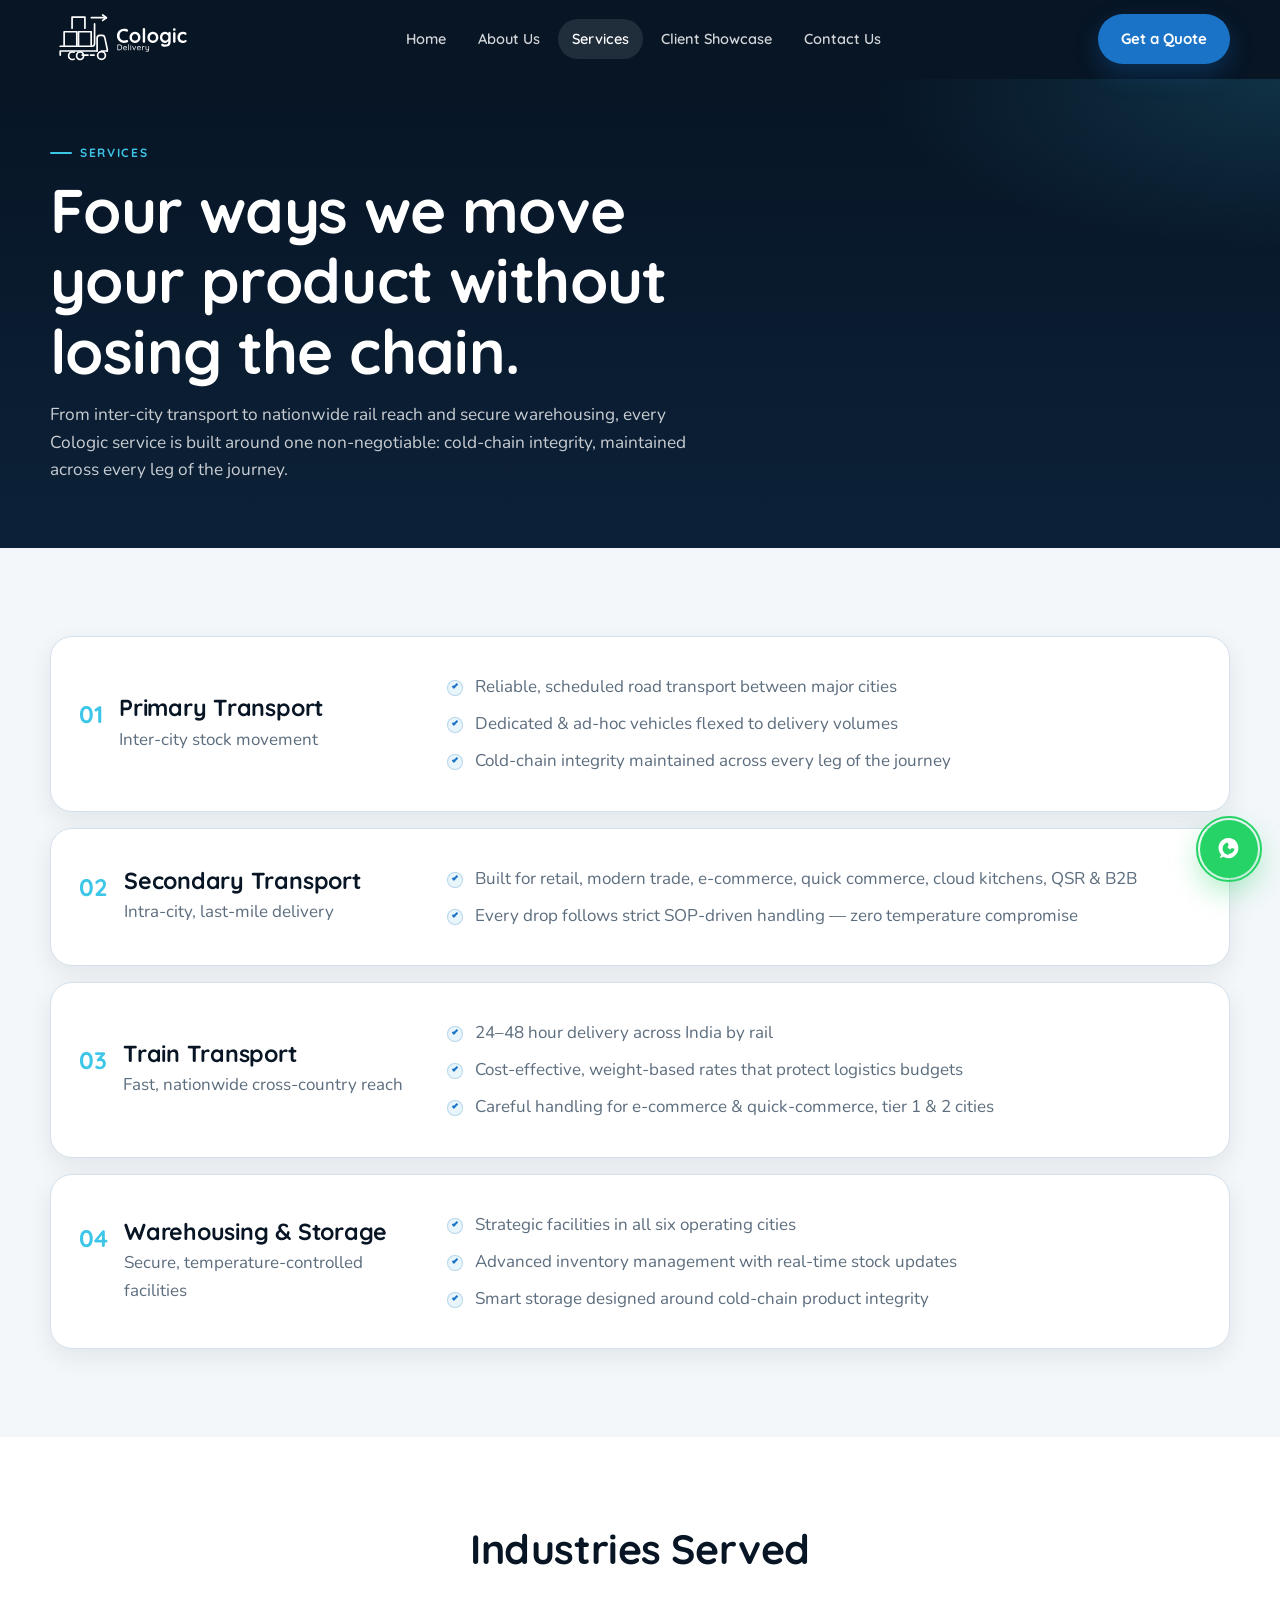
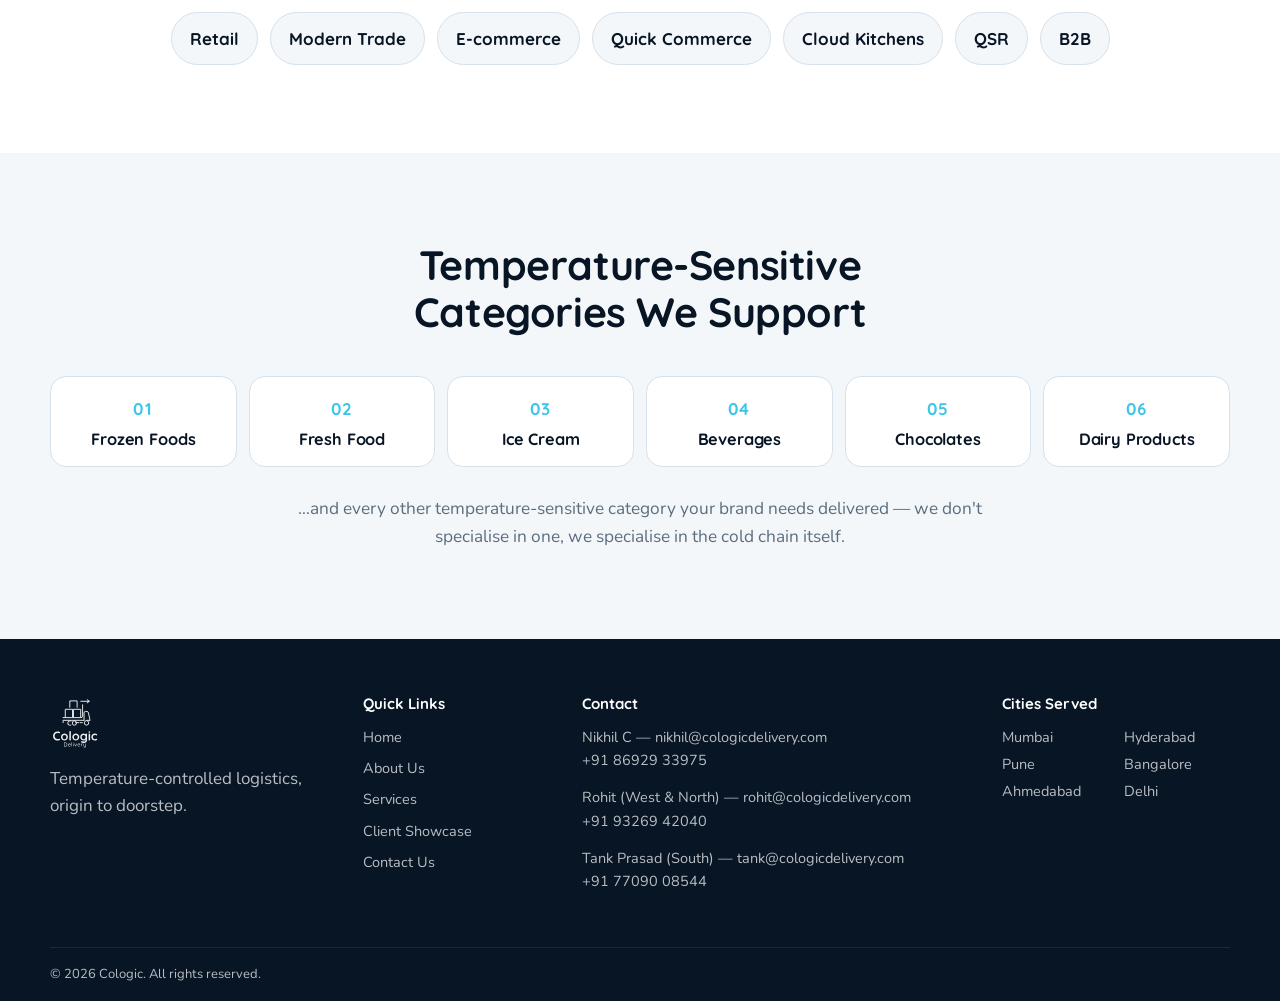
<file: services.html>
<!DOCTYPE html>
<html lang="en">
<head>
  <meta charset="UTF-8">
  <meta name="viewport" content="width=device-width, initial-scale=1.0">
  <title>Services | Cologic</title>
  <meta name="description" content="Primary transport, last-mile delivery, nationwide rail, and temperature-controlled warehousing — four ways Cologic moves product without losing the chain.">
  <link rel="icon" type="image/svg+xml" href="images/brand/cologic-mark.svg">
  <link rel="apple-touch-icon" href="images/brand/apple-touch-icon.png">
  <link rel="stylesheet" href="css/styles.css">
</head>
<body>
  <a class="skip" href="#main">Skip to content</a>

  <header class="header">
    <div class="wrap">
      <a class="brand" href="index.html" aria-label="Cologic home">
        <img src="images/brand/cologic-logo-h.svg" alt="Cologic">
      </a>
      <nav class="nav" aria-label="Primary">
        <a href="index.html">Home</a>
        <a href="about.html">About Us</a>
        <a class="is-active" href="services.html">Services</a>
        <a href="clients.html">Client Showcase</a>
        <a href="contact.html">Contact Us</a>
        <a class="nav-cta btn btn-primary" href="contact.html">Get a Quote</a>
      </nav>
      <div class="header-cta">
        <a class="btn btn-primary" href="contact.html">Get a Quote</a>
        <button class="menu-toggle" type="button" aria-label="Open menu" aria-expanded="false">
          <span></span><span></span><span></span>
        </button>
      </div>
    </div>
  </header>

  <main id="main">
    <section class="page-hero">
      <div class="wrap">
        <p class="eyebrow on-dark">Services</p>
        <h1>Four ways we move your product without losing the chain.</h1>
        <p class="lede">From inter-city transport to nationwide rail reach and secure warehousing, every Cologic service is built around one non-negotiable: cold-chain integrity, maintained across every leg of the journey.</p>
      </div>
    </section>

    <section class="section">
      <div class="wrap service-stack">
        <article class="service-panel" id="primary">
          <div class="service-panel-head">
            <span class="service-num">01</span>
            <div>
              <h3>Primary Transport</h3>
              <p>Inter-city stock movement</p>
            </div>
          </div>
          <ul class="check-list">
            <li>Reliable, scheduled road transport between major cities</li>
            <li>Dedicated &amp; ad-hoc vehicles flexed to delivery volumes</li>
            <li>Cold-chain integrity maintained across every leg of the journey</li>
          </ul>
        </article>

        <article class="service-panel" id="secondary">
          <div class="service-panel-head">
            <span class="service-num">02</span>
            <div>
              <h3>Secondary Transport</h3>
              <p>Intra-city, last-mile delivery</p>
            </div>
          </div>
          <ul class="check-list">
            <li>Built for retail, modern trade, e-commerce, quick commerce, cloud kitchens, QSR &amp; B2B</li>
            <li>Every drop follows strict SOP-driven handling — zero temperature compromise</li>
          </ul>
        </article>

        <article class="service-panel" id="rail">
          <div class="service-panel-head">
            <span class="service-num">03</span>
            <div>
              <h3>Train Transport</h3>
              <p>Fast, nationwide cross-country reach</p>
            </div>
          </div>
          <ul class="check-list">
            <li>24–48 hour delivery across India by rail</li>
            <li>Cost-effective, weight-based rates that protect logistics budgets</li>
            <li>Careful handling for e-commerce &amp; quick-commerce, tier 1 &amp; 2 cities</li>
          </ul>
        </article>

        <article class="service-panel" id="warehouse">
          <div class="service-panel-head">
            <span class="service-num">04</span>
            <div>
              <h3>Warehousing &amp; Storage</h3>
              <p>Secure, temperature-controlled facilities</p>
            </div>
          </div>
          <ul class="check-list">
            <li>Strategic facilities in all six operating cities</li>
            <li>Advanced inventory management with real-time stock updates</li>
            <li>Smart storage designed around cold-chain product integrity</li>
          </ul>
        </article>
      </div>
    </section>

    <section class="section sheet">
      <div class="wrap">
        <div class="section-head center">
          <h2>Industries Served</h2>
        </div>
        <ul class="chip-row">
          <li>Retail</li>
          <li>Modern Trade</li>
          <li>E-commerce</li>
          <li>Quick Commerce</li>
          <li>Cloud Kitchens</li>
          <li>QSR</li>
          <li>B2B</li>
        </ul>
      </div>
    </section>

    <section class="section">
      <div class="wrap">
        <div class="section-head center">
          <h2>Temperature-Sensitive Categories We Support</h2>
        </div>
        <div class="cat-grid">
          <article class="cat"><span>01</span><h3>Frozen Foods</h3></article>
          <article class="cat"><span>02</span><h3>Fresh Food</h3></article>
          <article class="cat"><span>03</span><h3>Ice Cream</h3></article>
          <article class="cat"><span>04</span><h3>Beverages</h3></article>
          <article class="cat"><span>05</span><h3>Chocolates</h3></article>
          <article class="cat"><span>06</span><h3>Dairy Products</h3></article>
        </div>
        <p class="lede cat-note">…and every other temperature-sensitive category your brand needs delivered — we don't specialise in one, we specialise in the cold chain itself.</p>
      </div>
    </section>
  </main>

  <footer class="footer">
    <div class="wrap footer-grid">
      <div class="footer-brand">
        <img src="images/brand/cologic-logo.svg" alt="Cologic">
        <p>Temperature-controlled logistics, origin to doorstep.</p>
      </div>
      <div>
        <h4>Quick Links</h4>
        <ul>
          <li><a href="index.html">Home</a></li>
          <li><a href="about.html">About Us</a></li>
          <li><a href="services.html">Services</a></li>
          <li><a href="clients.html">Client Showcase</a></li>
          <li><a href="contact.html">Contact Us</a></li>
        </ul>
      </div>
      <div>
        <h4>Contact</h4>
        <ul class="footer-contacts">
          <li>
            <a href="mailto:nikhil@cologicdelivery.com">Nikhil C — nikhil@cologicdelivery.com</a>
            <a href="tel:+918692933975">+91 86929 33975</a>
          </li>
          <li>
            <a href="mailto:rohit@cologicdelivery.com">Rohit (West &amp; North) — rohit@cologicdelivery.com</a>
            <a href="tel:+919326942040">+91 93269 42040</a>
          </li>
          <li>
            <a href="mailto:tank@cologicdelivery.com">Tank Prasad (South) — tank@cologicdelivery.com</a>
            <a href="tel:+917709008544">+91 77090 08544</a>
          </li>
        </ul>
      </div>
      <div>
        <h4>Cities Served</h4>
        <ul class="footer-cities">
          <li>Mumbai</li>
          <li>Hyderabad</li>
          <li>Pune</li>
          <li>Bangalore</li>
          <li>Ahmedabad</li>
          <li>Delhi</li>
        </ul>
      </div>
    </div>
    <div class="wrap footer-bottom">
      <span>© <span data-year>2026</span> Cologic. All rights reserved.</span>
    </div>
  </footer>

  <a class="wa-fab" href="https://wa.me/918692933975" target="_blank" rel="noopener" aria-label="Chat on WhatsApp">
    <svg viewBox="0 0 24 24"><path d="M20 11.5A8.5 8.5 0 0 1 7.2 18.7L4 20l1.4-3.1A8.5 8.5 0 1 1 20 11.5zm-8.4 4.7c2.4 0 4.4-1.6 5.1-3.8.1-.4 0-.6-.3-.7l-1.7-.6c-.3-.1-.5 0-.6.2l-.7 1c-.1.1-.2.2-.4.1-1-.4-1.8-1.1-2.3-2.1 0-.1 0-.3.1-.4l.8-.8c.2-.2.2-.4.1-.6l-.7-1.7c-.1-.3-.4-.4-.7-.3-2.2.7-3.8 2.7-3.8 5.1 0 3 2.4 5.4 5.4 5.4z"/></svg>
  </a>
  <script src="js/main.js"></script>
</body>
</html>
</file>
<file: css/styles.css>
/* ==========================================================================
   Cologic Delivery — brand site
   Cold-chain mid-mile logistics
   ========================================================================== */

@import url("https://fonts.googleapis.com/css2?family=Caveat:wght@500;600;700&family=Nunito:ital,wght@0,400;0,500;0,600;0,700;1,400&family=Quicksand:wght@500;600;700&display=swap");

:root {
  --font-display: "Quicksand", "Nunito", sans-serif;
  --font-body: "Nunito", "Quicksand", sans-serif;
  --font-script: "Caveat", cursive;
  --navy: #071525;
  --navy-2: #0c243c;
  --ink: #122033;
  --blue: #1a73c7;
  --blue-deep: #1259a3;
  --cyan: #3ec6e8;
  --ice: #e8f5fb;
  --mist: #f3f7fa;
  --paper: #f6f3ec;
  --white: #ffffff;
  --muted: #5c6d7e;
  --line: #d5e1ec;
  --gold: #c9a227;
  --ok: #1b8a5a;
  --whatsapp: #25d366;
  --shadow: 0 18px 50px rgba(7, 21, 37, 0.12);
  --shadow-sm: 0 8px 24px rgba(7, 21, 37, 0.08);
  --radius: 18px;
  --radius-sm: 12px;
  --header-h: 78px;
  --max: 1180px;
  --ease: cubic-bezier(0.22, 1, 0.36, 1);
}

*,
*::before,
*::after {
  box-sizing: border-box;
  margin: 0;
  padding: 0;
}

html {
  scroll-behavior: smooth;
}

body {
  font-family: var(--font-body);
  color: var(--ink);
  background: var(--mist);
  line-height: 1.6;
  font-size: 17px;
  -webkit-font-smoothing: antialiased;
}

img {
  max-width: 100%;
  display: block;
}

a {
  color: inherit;
  text-decoration: none;
}

button,
input,
select,
textarea {
  font: inherit;
}

ul {
  list-style: none;
}

.skip {
  position: absolute;
  left: -999px;
  top: 8px;
  background: var(--navy);
  color: #fff;
  padding: 8px 14px;
  z-index: 100;
}

.skip:focus {
  left: 8px;
}

/* -------------------------------------------------------------------------- */
/* Layout                                                                      */
/* -------------------------------------------------------------------------- */

.wrap {
  width: min(var(--max), calc(100% - 40px));
  margin-inline: auto;
}

.section {
  padding: 88px 0;
}

.section-head {
  max-width: 640px;
  margin-bottom: 40px;
}

.section-head.center {
  margin-inline: auto;
  text-align: center;
}

.eyebrow {
  display: inline-flex;
  align-items: center;
  gap: 8px;
  font-family: var(--font-display);
  font-size: 12px;
  font-weight: 700;
  letter-spacing: 0.14em;
  text-transform: uppercase;
  color: var(--blue);
  margin-bottom: 12px;
}

.script {
  font-family: var(--font-script);
  font-weight: 600;
  letter-spacing: 0.02em;
  text-transform: none;
}

.eyebrow::before {
  content: "";
  width: 22px;
  height: 2px;
  background: var(--cyan);
  border-radius: 2px;
}

h1,
h2,
h3,
h4 {
  font-family: var(--font-display);
  line-height: 1.15;
  letter-spacing: -0.01em;
  color: var(--navy);
  text-wrap: balance;
}

h1 {
  font-size: clamp(2.15rem, 5vw, 3.85rem);
  font-weight: 700;
}

h2 {
  font-size: clamp(1.7rem, 3.2vw, 2.6rem);
  font-weight: 700;
}

h3 {
  font-size: 1.25rem;
  font-weight: 700;
}

.lede {
  color: var(--muted);
  font-size: 1.08rem;
  margin-top: 14px;
}

/* -------------------------------------------------------------------------- */
/* Buttons                                                                     */
/* -------------------------------------------------------------------------- */

.btn {
  display: inline-flex;
  align-items: center;
  justify-content: center;
  gap: 10px;
  min-height: 50px;
  padding: 0 22px;
  border-radius: 999px;
  border: 1.5px solid transparent;
  font-family: var(--font-display);
  font-weight: 700;
  font-size: 15px;
  cursor: pointer;
  transition: transform 0.25s var(--ease), background 0.25s, color 0.25s, box-shadow 0.25s, border-color 0.25s;
}

.btn:hover {
  transform: translateY(-2px);
}

.btn:hover .icon {
  transform: translateX(3px);
}

.btn .icon {
  transition: transform 0.25s var(--ease);
}

.btn-primary {
  background: var(--blue);
  color: #fff;
  box-shadow: 0 10px 24px rgba(26, 115, 199, 0.28);
}

.btn-primary:hover {
  background: var(--blue-deep);
}

.btn-ghost {
  background: transparent;
  color: var(--navy);
  border-color: var(--line);
}

.btn-ghost:hover {
  border-color: var(--navy);
}

.btn-light {
  background: #fff;
  color: var(--navy);
}

.btn-whatsapp {
  background: var(--whatsapp);
  color: #fff;
}

.btn-row {
  display: flex;
  flex-wrap: wrap;
  gap: 12px;
  margin-top: 28px;
}

.icon {
  width: 18px;
  height: 18px;
  fill: none;
  stroke: currentColor;
  stroke-width: 1.8;
  stroke-linecap: round;
  stroke-linejoin: round;
}

/* -------------------------------------------------------------------------- */
/* Top bar + header                                                            */
/* -------------------------------------------------------------------------- */

.topbar {
  background: var(--navy);
  color: rgba(255, 255, 255, 0.78);
  font-size: 13px;
}

.topbar .wrap {
  display: flex;
  justify-content: space-between;
  align-items: center;
  min-height: 38px;
  gap: 16px;
}

.topbar a:hover {
  color: #fff;
}

.topbar-left,
.topbar-right {
  display: flex;
  gap: 18px;
  align-items: center;
  flex-wrap: wrap;
}

.topbar svg {
  width: 14px;
  height: 14px;
  vertical-align: -2px;
  margin-right: 6px;
}

.header {
  position: sticky;
  top: 0;
  z-index: 50;
  background: rgba(255, 255, 255, 0.9);
  backdrop-filter: blur(16px);
  border-bottom: 1px solid transparent;
  transition: box-shadow 0.3s, border-color 0.3s;
}

.header.is-scrolled {
  border-bottom-color: var(--line);
  box-shadow: 0 8px 30px rgba(7, 21, 37, 0.06);
}

.header .wrap {
  display: flex;
  align-items: center;
  justify-content: space-between;
  min-height: var(--header-h);
  gap: 20px;
}

.brand {
  display: flex;
  align-items: center;
  gap: 10px;
  flex-shrink: 0;
}

.brand img {
  height: 54px;
  width: auto;
}

.nav {
  display: flex;
  align-items: center;
  gap: 4px;
}

.nav a {
  padding: 8px 14px;
  border-radius: 999px;
  font-family: var(--font-display);
  font-weight: 600;
  font-size: 14.5px;
  color: var(--navy-2);
  transition: background 0.2s, color 0.2s;
}

.nav a:hover,
.nav a.is-active {
  background: var(--ice);
  color: var(--blue);
}

.header-cta {
  display: flex;
  align-items: center;
  gap: 10px;
}

.menu-toggle {
  display: none;
  width: 44px;
  height: 44px;
  border: 1px solid var(--line);
  background: #fff;
  border-radius: 12px;
  cursor: pointer;
  align-items: center;
  justify-content: center;
  flex-direction: column;
  gap: 5px;
}

.menu-toggle span {
  display: block;
  width: 18px;
  height: 2px;
  background: var(--navy);
  border-radius: 2px;
  transition: 0.25s var(--ease);
}

body.nav-open .menu-toggle span:nth-child(1) {
  transform: translateY(7px) rotate(45deg);
}

body.nav-open .menu-toggle span:nth-child(2) {
  opacity: 0;
}

body.nav-open .menu-toggle span:nth-child(3) {
  transform: translateY(-7px) rotate(-45deg);
}

/* -------------------------------------------------------------------------- */
/* Hero                                                                        */
/* -------------------------------------------------------------------------- */

.hero {
  position: relative;
  overflow: hidden;
  background:
    radial-gradient(900px 420px at 85% -10%, rgba(62, 198, 232, 0.22), transparent 60%),
    radial-gradient(700px 380px at 0% 100%, rgba(26, 115, 199, 0.16), transparent 55%),
    linear-gradient(180deg, #f7fbfe 0%, var(--mist) 100%);
  padding: 56px 0 28px;
}

.hero-grid {
  display: grid;
  grid-template-columns: 1.05fr 0.95fr;
  gap: 48px;
  align-items: center;
}

.hero-kicker {
  display: inline-flex;
  align-items: center;
  gap: 8px;
  background: #fff;
  border: 1px solid var(--line);
  border-radius: 999px;
  padding: 6px 12px 6px 6px;
  font-size: 13px;
  font-weight: 600;
  color: var(--navy-2);
  margin-bottom: 18px;
  box-shadow: var(--shadow-sm);
}

.hero-kicker b {
  background: var(--navy);
  color: #fff;
  border-radius: 999px;
  padding: 4px 10px;
  font-size: 11px;
  letter-spacing: 0.08em;
  font-family: var(--font-display);
}

.hero-kicker .script {
  font-size: 1.45em;
  color: var(--blue);
  line-height: 1;
}

.hero h1 span {
  display: block;
  background: linear-gradient(90deg, var(--navy) 0%, var(--blue) 70%, #1aa3c4 100%);
  -webkit-background-clip: text;
  background-clip: text;
  color: transparent;
}

.hero-visual {
  position: relative;
}

.hero-frame {
  border-radius: 28px;
  overflow: hidden;
  box-shadow: var(--shadow);
  background: #cfe8f6;
  aspect-ratio: 4 / 3.1;
}

.hero-frame img {
  width: 100%;
  height: 100%;
  object-fit: cover;
  object-position: 60% 70%;
  animation: kenburns 18s var(--ease) infinite alternate;
}

.float-card {
  position: absolute;
  background: #fff;
  border-radius: 16px;
  padding: 14px 16px;
  box-shadow: var(--shadow);
  border: 1px solid rgba(255, 255, 255, 0.7);
  animation: floaty 4.5s ease-in-out infinite;
}

.float-temp {
  left: -18px;
  bottom: 36px;
  min-width: 168px;
}

.float-sla {
  right: 18px;
  top: 22px;
  animation-delay: 1.2s;
}

.float-card strong {
  display: block;
  font-family: var(--font-display);
  font-size: 1.35rem;
  letter-spacing: -0.03em;
  color: var(--navy);
}

.float-card span {
  font-size: 12.5px;
  color: var(--muted);
}

.temp-range {
  display: flex;
  align-items: center;
  gap: 8px;
  margin-top: 6px;
}

.temp-bar {
  flex: 1;
  height: 6px;
  border-radius: 99px;
  background: linear-gradient(90deg, #ef8a3a, #3ec6e8 55%, #4aa3ff);
  position: relative;
  overflow: hidden;
}

.temp-bar::after {
  content: "";
  position: absolute;
  inset: 0;
  background: linear-gradient(90deg, transparent, rgba(255, 255, 255, 0.7), transparent);
  animation: shimmer 2.4s ease-in-out infinite;
}

/* -------------------------------------------------------------------------- */
/* Marquee                                                                     */
/* -------------------------------------------------------------------------- */

.marquee {
  overflow: hidden;
  border-block: 1px solid var(--line);
  background: #fff;
  padding: 14px 0;
}

.marquee:hover .marquee-track {
  animation-play-state: paused;
}

.marquee-track {
  display: flex;
  gap: 0;
  width: max-content;
  animation: marquee 28s linear infinite;
}

.marquee span {
  padding: 0 28px;
  font-family: var(--font-display);
  font-weight: 700;
  letter-spacing: 0.14em;
  text-transform: uppercase;
  font-size: 12px;
  color: var(--navy);
  white-space: nowrap;
}

.marquee span::after {
  content: "·";
  margin-left: 28px;
  color: var(--cyan);
}

@keyframes marquee {
  from { transform: translateX(0); }
  to { transform: translateX(-50%); }
}

/* -------------------------------------------------------------------------- */
/* Stats                                                                       */
/* -------------------------------------------------------------------------- */

.stats {
  display: grid;
  grid-template-columns: repeat(5, 1fr);
  gap: 1px;
  background: var(--line);
  border: 1px solid var(--line);
  border-radius: var(--radius);
  overflow: hidden;
  margin-top: -8px;
  position: relative;
  z-index: 2;
  box-shadow: var(--shadow-sm);
}

.stat {
  background: #fff;
  padding: 22px 18px;
  text-align: center;
}

.stat b {
  display: block;
  font-family: var(--font-display);
  font-size: 1.55rem;
  color: var(--navy);
  letter-spacing: -0.03em;
}

.stat span {
  font-size: 13px;
  color: var(--muted);
}

/* -------------------------------------------------------------------------- */
/* Cards / grids                                                               */
/* -------------------------------------------------------------------------- */

.intro-grid {
  display: grid;
  grid-template-columns: 1.1fr 0.9fr;
  gap: 56px;
  align-items: center;
}

.intro-copy p + p {
  margin-top: 14px;
  color: var(--muted);
}

.intro-panel {
  background: var(--navy);
  color: rgba(255, 255, 255, 0.82);
  border-radius: 24px;
  padding: 36px;
  position: relative;
  overflow: hidden;
}

.intro-panel::after {
  content: "";
  position: absolute;
  width: 220px;
  height: 220px;
  right: -70px;
  bottom: -80px;
  background: radial-gradient(circle, rgba(62, 198, 232, 0.35), transparent 70%);
}

.intro-panel h3 {
  color: #fff;
  margin-bottom: 10px;
}

.card-grid {
  display: grid;
  grid-template-columns: repeat(4, 1fr);
  gap: 18px;
}

.card-grid-3 {
  display: grid;
  grid-template-columns: repeat(3, 1fr);
  gap: 18px;
}

.card {
  background: #fff;
  border: 1px solid var(--line);
  border-radius: 20px;
  padding: 24px;
  box-shadow: var(--shadow-sm);
  transition: transform 0.35s var(--ease), border-color 0.25s, box-shadow 0.25s;
}

.card:hover {
  transform: translateY(-6px);
  border-color: #b7d4ea;
  box-shadow: var(--shadow);
}

.card-icon {
  width: 46px;
  height: 46px;
  border-radius: 14px;
  display: grid;
  place-items: center;
  background: var(--ice);
  color: var(--blue);
  margin-bottom: 16px;
  transition: transform 0.35s var(--ease), background 0.25s;
}

.card:hover .card-icon {
  transform: rotate(-8deg) scale(1.08);
}

.card-icon svg {
  width: 22px;
  height: 22px;
}

.card p {
  color: var(--muted);
  font-size: 15px;
  margin-top: 8px;
}

.card .link {
  display: inline-flex;
  align-items: center;
  gap: 6px;
  margin-top: 16px;
  color: var(--blue);
  font-weight: 600;
  font-size: 14px;
}

/* -------------------------------------------------------------------------- */
/* Temperature / capability band                                               */
/* -------------------------------------------------------------------------- */

.band {
  background: var(--navy);
  color: rgba(255, 255, 255, 0.8);
  border-radius: 28px;
  padding: 48px;
  display: grid;
  grid-template-columns: 1fr 1fr;
  gap: 40px;
  align-items: center;
}

.band h2,
.band h3 {
  color: #fff;
}

.thermo-wrap {
  display: grid;
  grid-template-columns: 70px 1fr;
  gap: 22px;
  align-items: center;
}

.thermo {
  width: 28px;
  height: 220px;
  margin: 0 auto;
  border-radius: 20px;
  border: 3px solid rgba(255, 255, 255, 0.25);
  position: relative;
  background: linear-gradient(180deg, #ef8a3a 0%, #fff 45%, #3ec6e8 100%);
  background-size: 100% 160%;
  animation: thermo-pulse 3.6s ease-in-out infinite;
}

.thermo::after {
  content: "";
  position: absolute;
  width: 42px;
  height: 42px;
  left: 50%;
  bottom: -14px;
  transform: translateX(-50%);
  background: #3ec6e8;
  border-radius: 50%;
  border: 3px solid rgba(255, 255, 255, 0.25);
  animation: thermo-glow 2.4s ease-in-out infinite;
}

.temp-list li {
  display: flex;
  justify-content: space-between;
  gap: 12px;
  padding: 10px 0;
  border-bottom: 1px solid rgba(255, 255, 255, 0.1);
  font-size: 14.5px;
}

.temp-list b {
  color: #fff;
}

/* -------------------------------------------------------------------------- */
/* Cities                                                                      */
/* -------------------------------------------------------------------------- */

.city-grid {
  display: grid;
  grid-template-columns: repeat(5, 1fr);
  gap: 14px;
}

.city {
  background: #fff;
  border: 1px solid var(--line);
  border-radius: 16px;
  padding: 22px 16px;
  text-align: center;
  transition: transform 0.3s var(--ease), border-color 0.25s, box-shadow 0.25s;
}

.city:hover {
  transform: translateY(-4px);
  border-color: #b7d4ea;
  box-shadow: var(--shadow-sm);
}

.city strong {
  display: block;
  font-family: var(--font-display);
  font-size: 1.15rem;
}

.city span {
  font-size: 13px;
  color: var(--muted);
}

/* -------------------------------------------------------------------------- */
/* Product verticals                                                           */
/* -------------------------------------------------------------------------- */

.product-grid {
  display: grid;
  grid-template-columns: repeat(3, 1fr);
  gap: 18px;
}

.product {
  position: relative;
  border-radius: 22px;
  overflow: hidden;
  min-height: 220px;
  isolation: isolate;
}

.product img {
  width: 100%;
  height: 100%;
  object-fit: cover;
  position: absolute;
  inset: 0;
  z-index: -1;
  transform: scale(1.04);
  transition: transform 0.5s var(--ease);
}

.product:hover img {
  transform: scale(1.1);
}

.product::after {
  content: "";
  position: absolute;
  inset: 0;
  background: linear-gradient(180deg, transparent 25%, rgba(7, 21, 37, 0.78));
  z-index: 0;
}

.product figcaption {
  position: absolute;
  left: 18px;
  right: 18px;
  bottom: 16px;
  color: #fff;
  z-index: 1;
  font-family: var(--font-display);
  font-size: 1.2rem;
  font-weight: 700;
}

/* -------------------------------------------------------------------------- */
/* Clients                                                                     */
/* -------------------------------------------------------------------------- */

.logo-grid {
  display: grid;
  grid-template-columns: repeat(5, 1fr);
  gap: 14px;
}

.logo-cell {
  background: #fff;
  border: 1px solid var(--line);
  border-radius: 16px;
  min-height: 110px;
  display: grid;
  place-items: center;
  padding: 16px 18px;
  transition: transform 0.3s var(--ease), box-shadow 0.3s, border-color 0.25s;
}

.logo-cell:hover {
  transform: translateY(-4px);
  border-color: #b7d4ea;
  box-shadow: var(--shadow-sm);
}

.logo-cell img {
  max-height: 64px;
  width: auto;
  max-width: 100%;
  object-fit: contain;
  filter: grayscale(0.15);
  transition: filter 0.3s, transform 0.3s var(--ease);
}

.logo-cell:hover img {
  filter: grayscale(0);
  transform: scale(1.06);
}

/* -------------------------------------------------------------------------- */
/* FAQ                                                                         */
/* -------------------------------------------------------------------------- */

.faq {
  display: grid;
  gap: 10px;
}

.faq details {
  background: #fff;
  border: 1px solid var(--line);
  border-radius: 16px;
  padding: 4px 18px;
}

.faq summary {
  cursor: pointer;
  list-style: none;
  font-weight: 700;
  font-family: var(--font-display);
  padding: 16px 0;
  display: flex;
  justify-content: space-between;
  align-items: center;
  gap: 12px;
}

.faq summary::-webkit-details-marker {
  display: none;
}

.faq summary::after {
  content: "+";
  font-size: 22px;
  color: var(--blue);
  font-weight: 500;
}

.faq details[open] summary::after {
  content: "–";
}

.faq details p {
  color: var(--muted);
  padding-bottom: 16px;
}

/* -------------------------------------------------------------------------- */
/* CTA band                                                                    */
/* -------------------------------------------------------------------------- */

.cta {
  background:
    radial-gradient(500px 200px at 90% 0%, rgba(62, 198, 232, 0.22), transparent),
    var(--navy);
  color: rgba(255, 255, 255, 0.8);
  border-radius: 28px;
  padding: 48px;
  display: flex;
  justify-content: space-between;
  align-items: center;
  gap: 24px;
}

.cta h2 {
  color: #fff;
  max-width: 560px;
}

/* -------------------------------------------------------------------------- */
/* Page hero                                                                   */
/* -------------------------------------------------------------------------- */

.page-hero {
  background:
    linear-gradient(180deg, rgba(7, 21, 37, 0.55), rgba(7, 21, 37, 0.78)),
    url("../images/hero-truck.png") center 68% / cover no-repeat;
  color: #fff;
  padding: 72px 0 64px;
}

.page-hero h1 {
  color: #fff;
}

.page-hero .lede {
  color: rgba(255, 255, 255, 0.78);
}

.crumbs {
  font-size: 13px;
  color: rgba(255, 255, 255, 0.65);
  margin-bottom: 14px;
}

.crumbs a:hover {
  color: #fff;
}

/* -------------------------------------------------------------------------- */
/* About                                                                       */
/* -------------------------------------------------------------------------- */

.mission-grid {
  display: grid;
  grid-template-columns: 1fr 1fr;
  gap: 18px;
}

.mission {
  background: #fff;
  border-radius: 22px;
  padding: 32px;
  border: 1px solid var(--line);
}

.mission.vision {
  background: var(--navy);
  color: rgba(255, 255, 255, 0.8);
  border-color: transparent;
}

.mission.vision h3 {
  color: #fff;
}

.timeline {
  display: grid;
  gap: 0;
  border-left: 2px solid var(--line);
  margin-left: 8px;
}

.tl {
  position: relative;
  padding: 0 0 28px 28px;
}

.tl::before {
  content: "";
  position: absolute;
  left: -7px;
  top: 6px;
  width: 12px;
  height: 12px;
  background: var(--cyan);
  border-radius: 50%;
  box-shadow: 0 0 0 4px var(--ice);
}

.tl b {
  color: var(--blue);
  font-size: 13px;
  letter-spacing: 0.08em;
  text-transform: uppercase;
}

.check-list li {
  position: relative;
  padding-left: 28px;
  margin: 10px 0;
  color: var(--muted);
}

.check-list li::before {
  content: "";
  position: absolute;
  left: 0;
  top: 7px;
  width: 16px;
  height: 16px;
  border-radius: 50%;
  background: var(--ice);
  box-shadow: inset 0 0 0 1px #b9d8ea;
}

.check-list li::after {
  content: "";
  position: absolute;
  left: 5px;
  top: 11px;
  width: 6px;
  height: 3px;
  border-left: 2px solid var(--blue);
  border-bottom: 2px solid var(--blue);
  transform: rotate(-45deg);
}

.two-col {
  display: grid;
  grid-template-columns: 1fr 1fr;
  gap: 40px;
  align-items: start;
}

/* -------------------------------------------------------------------------- */
/* Contact                                                                     */
/* -------------------------------------------------------------------------- */

.contact-grid {
  display: grid;
  grid-template-columns: 0.95fr 1.05fr;
  gap: 28px;
  align-items: start;
}

.contact-card,
.form-card {
  background: #fff;
  border: 1px solid var(--line);
  border-radius: 22px;
  padding: 28px;
  box-shadow: var(--shadow-sm);
}

.info-row {
  display: flex;
  gap: 14px;
  padding: 14px 0;
  border-bottom: 1px solid var(--line);
}

.info-row:last-child {
  border-bottom: 0;
}

.info-ico {
  width: 42px;
  height: 42px;
  border-radius: 12px;
  background: var(--ice);
  color: var(--blue);
  display: grid;
  place-items: center;
  flex-shrink: 0;
}

.info-row b {
  display: block;
  font-size: 13px;
  color: var(--muted);
  font-weight: 600;
}

.form-grid {
  display: grid;
  grid-template-columns: 1fr 1fr;
  gap: 14px;
}

.field {
  display: flex;
  flex-direction: column;
  gap: 6px;
}

.field.full {
  grid-column: 1 / -1;
}

.field label {
  font-size: 13px;
  font-weight: 600;
}

.field input,
.field textarea,
.field select {
  border: 1px solid var(--line);
  border-radius: 12px;
  padding: 12px 14px;
  background: var(--mist);
  outline: none;
  transition: border-color 0.2s, box-shadow 0.2s, background 0.2s;
}

.field input:focus,
.field textarea:focus,
.field select:focus {
  border-color: var(--blue);
  background: #fff;
  box-shadow: 0 0 0 4px rgba(26, 115, 199, 0.12);
}

.form-note {
  font-size: 13px;
  color: var(--muted);
  margin-top: 10px;
}

.form-success {
  display: none;
  background: #e8f7ef;
  color: var(--ok);
  border-radius: 12px;
  padding: 12px 14px;
  margin-top: 12px;
  font-weight: 600;
}

.form-success.show {
  display: block;
}

.map {
  border: 0;
  width: 100%;
  min-height: 320px;
  border-radius: 22px;
  filter: grayscale(0.15) contrast(1.05);
}

/* -------------------------------------------------------------------------- */
/* Footer                                                                      */
/* -------------------------------------------------------------------------- */

.footer {
  background: var(--navy);
  color: rgba(255, 255, 255, 0.72);
  padding: 56px 0 0;
  margin-top: 20px;
}

.footer-grid {
  display: grid;
  grid-template-columns: 1.3fr 0.8fr 0.8fr 1fr;
  gap: 32px;
  padding-bottom: 40px;
}

.footer h4 {
  color: #fff;
  font-size: 15px;
  margin-bottom: 14px;
  letter-spacing: 0;
}

.footer a:hover {
  color: #fff;
}

.footer li {
  margin: 8px 0;
  font-size: 14.5px;
}

.footer-brand img {
  height: 56px;
  width: auto;
  margin-bottom: 12px;
  filter: brightness(0) invert(1);
  opacity: 0.92;
}

.footer-bottom {
  border-top: 1px solid rgba(255, 255, 255, 0.08);
  padding: 16px 0;
  display: flex;
  justify-content: space-between;
  gap: 12px;
  font-size: 13px;
  flex-wrap: wrap;
}

/* -------------------------------------------------------------------------- */
/* WhatsApp FAB                                                                */
/* -------------------------------------------------------------------------- */

.wa-fab {
  position: fixed;
  right: 22px;
  bottom: 22px;
  z-index: 60;
  width: 58px;
  height: 58px;
  border-radius: 50%;
  background: var(--whatsapp);
  color: #fff;
  display: grid;
  place-items: center;
  box-shadow: 0 12px 30px rgba(37, 211, 102, 0.4);
  transition: transform 0.25s var(--ease);
}

.wa-fab::before {
  content: "";
  position: absolute;
  inset: -4px;
  border-radius: 50%;
  border: 2px solid var(--whatsapp);
  animation: ping 2.2s ease-out infinite;
}

.wa-fab:hover {
  transform: scale(1.08);
}

.wa-fab svg {
  width: 28px;
  height: 28px;
  fill: currentColor;
}

/* -------------------------------------------------------------------------- */
/* 404                                                                         */
/* -------------------------------------------------------------------------- */

.error {
  min-height: 70vh;
  display: grid;
  place-items: center;
  text-align: center;
  padding: 80px 20px;
}

.error b {
  font-family: var(--font-display);
  font-size: clamp(5rem, 12vw, 9rem);
  color: var(--ice);
  letter-spacing: -0.06em;
  display: block;
  line-height: 1;
}

/* -------------------------------------------------------------------------- */
/* Service list                                                                */
/* -------------------------------------------------------------------------- */

.service-list {
  display: grid;
  gap: 14px;
}

.service-row {
  display: grid;
  grid-template-columns: 72px 1fr auto;
  gap: 18px;
  align-items: center;
  background: #fff;
  border: 1px solid var(--line);
  border-radius: 18px;
  padding: 18px 20px;
  transition: transform 0.3s var(--ease), box-shadow 0.3s, border-color 0.25s;
}

.service-row:hover {
  transform: translateX(6px);
  border-color: #b7d4ea;
  box-shadow: var(--shadow-sm);
}

.service-num {
  font-family: var(--font-display);
  font-size: 1.5rem;
  color: var(--cyan);
  font-weight: 800;
}

/* -------------------------------------------------------------------------- */
/* Responsive                                                                  */
/* -------------------------------------------------------------------------- */

@media (max-width: 1020px) {
  .hero-grid,
  .intro-grid,
  .band,
  .two-col,
  .contact-grid,
  .cta {
    grid-template-columns: 1fr;
  }

  .cta {
    display: grid;
  }

  .stats {
    grid-template-columns: repeat(3, 1fr);
  }

  .card-grid,
  .city-grid {
    grid-template-columns: repeat(2, 1fr);
  }

  .footer-grid {
    grid-template-columns: 1fr 1fr;
  }

  .float-temp {
    left: 10px;
  }
}

@media (max-width: 820px) {
  .menu-toggle {
    display: flex;
  }

  .nav,
  .header-cta .btn {
    display: none;
  }

  body.nav-open .nav {
    display: flex;
    position: absolute;
    left: 0;
    right: 0;
    top: 100%;
    background: #fff;
    flex-direction: column;
    padding: 12px 20px 20px;
    border-bottom: 1px solid var(--line);
    box-shadow: var(--shadow);
  }

  .header {
    position: sticky;
  }

  .header .wrap {
    position: relative;
  }

  .topbar-right {
    display: none;
  }

  .product-grid,
  .card-grid-3,
  .logo-grid,
  .form-grid {
    grid-template-columns: 1fr 1fr;
  }

  .hero {
    padding-top: 28px;
  }

  .section {
    padding: 64px 0;
  }

  .band,
  .cta,
  .intro-panel {
    padding: 28px;
  }

  .service-row {
    grid-template-columns: 48px 1fr;
  }

  .service-row .btn {
    grid-column: 1 / -1;
  }
}

@media (max-width: 560px) {
  .wrap {
    width: min(var(--max), calc(100% - 28px));
  }

  .stats,
  .card-grid,
  .city-grid,
  .product-grid,
  .card-grid-3,
  .logo-grid,
  .form-grid,
  .footer-grid {
    grid-template-columns: 1fr;
  }

  .hero-frame {
    aspect-ratio: 5 / 4;
  }

  .float-sla {
    display: none;
  }

  .topbar {
    display: none;
  }
}

/* -------------------------------------------------------------------------- */
/* Motion                                                                      */
/* -------------------------------------------------------------------------- */

html {
  overflow-x: clip;
}

.hero-kicker,
.hero h1,
.hero .lede,
.hero .btn-row {
  animation: rise 0.85s var(--ease) both;
}

.hero h1 { animation-delay: 0.1s; }
.hero .lede { animation-delay: 0.2s; }
.hero .btn-row { animation-delay: 0.32s; }

.hero-visual {
  animation: rise-right 0.95s var(--ease) 0.16s both;
}

.page-hero .crumbs,
.page-hero h1,
.page-hero .lede {
  animation: rise 0.8s var(--ease) both;
}

.page-hero h1 { animation-delay: 0.08s; }
.page-hero .lede { animation-delay: 0.18s; }

.reveal {
  opacity: 0;
  transform: translateY(32px);
  transition: opacity 0.7s var(--ease), transform 0.7s var(--ease);
  transition-delay: var(--d, 0s);
}

.reveal.is-visible {
  opacity: 1;
  transform: none;
}

@keyframes rise {
  from { opacity: 0; transform: translateY(28px); }
  to { opacity: 1; transform: none; }
}

@keyframes rise-right {
  from { opacity: 0; transform: translateX(36px); }
  to { opacity: 1; transform: none; }
}

@keyframes floaty {
  0%, 100% { transform: translateY(0); }
  50% { transform: translateY(-10px); }
}

@keyframes kenburns {
  from { transform: scale(1); }
  to { transform: scale(1.08); }
}

@keyframes shimmer {
  from { transform: translateX(-100%); }
  to { transform: translateX(100%); }
}

@keyframes thermo-pulse {
  0%, 100% { background-position: 0 0; }
  50% { background-position: 0 40%; }
}

@keyframes thermo-glow {
  0%, 100% { box-shadow: 0 0 0 0 rgba(62, 198, 232, 0.35); }
  50% { box-shadow: 0 0 18px 4px rgba(62, 198, 232, 0.45); }
}

@keyframes ping {
  0% { transform: scale(1); opacity: 0.7; }
  100% { transform: scale(1.45); opacity: 0; }
}

@keyframes navdrop {
  from { opacity: 0; transform: translateY(-10px); }
  to { opacity: 1; transform: none; }
}

@media (max-width: 820px) {
  body.nav-open .nav {
    animation: navdrop 0.32s var(--ease);
  }
}

@media (prefers-reduced-motion: reduce) {
  html {
    scroll-behavior: auto;
  }

  *,
  *::before,
  *::after {
    animation: none !important;
    transition: none !important;
  }

  .reveal {
    opacity: 1;
    transform: none;
  }

  .hero-frame img,
  .float-card,
  .wa-fab::before {
    animation: none !important;
  }
}

/* ==========================================================================
   Design refresh — dark chrome, cold-chain layout
   ========================================================================== */

.header {
  background: var(--navy);
  border-bottom-color: transparent;
}

.header.is-scrolled {
  border-bottom-color: rgba(255, 255, 255, 0.08);
  box-shadow: 0 12px 32px rgba(0, 0, 0, 0.28);
}

.brand img,
.footer-brand img {
  height: 58px;
  filter: brightness(0) invert(1);
  mix-blend-mode: normal;
}

.nav a {
  color: rgba(255, 255, 255, 0.82);
}

.nav a:hover,
.nav a.is-active {
  background: rgba(255, 255, 255, 0.1);
  color: #fff;
}

.nav-cta {
  display: none;
}

.menu-toggle {
  background: transparent;
  border-color: rgba(255, 255, 255, 0.22);
}

.menu-toggle span {
  background: #fff;
}

.eyebrow.on-dark {
  color: var(--cyan);
}

.hero {
  background:
    radial-gradient(720px 360px at 92% 8%, rgba(62, 198, 232, 0.16), transparent 58%),
    linear-gradient(180deg, #071525 0%, #0b2036 100%);
  color: #fff;
  padding: 36px 0 108px;
}

.hero h1,
.page-hero h1 {
  color: #fff;
}

.hero h1 span {
  display: block;
  margin-top: 4px;
  background: none;
  color: var(--cyan);
  -webkit-text-fill-color: var(--cyan);
}

.hero .lede {
  color: rgba(255, 255, 255, 0.78);
  max-width: 38rem;
}

.hero-frame {
  border: 1px solid rgba(255, 255, 255, 0.12);
  box-shadow: 0 24px 60px rgba(0, 0, 0, 0.35);
}

.stats-lift {
  margin-top: -68px;
  position: relative;
  z-index: 3;
}

.stats {
  grid-template-columns: repeat(3, 1fr);
}

.stat {
  padding: 26px 22px;
  text-align: left;
}

.stat b {
  font-size: clamp(1.7rem, 2.4vw, 2.15rem);
  margin-bottom: 6px;
}

.stat span {
  display: block;
  max-width: 26ch;
  line-height: 1.4;
}

.partner {
  padding-top: 72px;
  padding-bottom: 28px;
}

.partner-copy {
  max-width: 760px;
  margin-inline: auto;
  text-align: center;
}

.partner-copy .lede {
  margin-inline: auto;
}

.sheet {
  background: #fff;
}

.card-link {
  display: block;
  color: inherit;
}

.card-link p {
  margin-top: 6px;
}

.why-grid {
  display: grid;
  grid-template-columns: repeat(6, 1fr);
  gap: 16px;
}

.why-card {
  grid-column: span 2;
  background: #fff;
  border: 1px solid var(--line);
  border-radius: 20px;
  padding: 24px;
  box-shadow: var(--shadow-sm);
}

.why-card h3 {
  margin-bottom: 8px;
}

.why-card p {
  color: var(--muted);
  font-size: 15px;
}

.why-lead {
  grid-column: span 3;
  background:
    radial-gradient(280px 160px at 100% 0%, rgba(62, 198, 232, 0.2), transparent 70%),
    var(--navy);
}

.why-card:nth-child(2) {
  grid-column: span 3;
}

.why-lead h3,
.why-lead .card-icon {
  color: #fff;
}

.why-lead p {
  color: rgba(255, 255, 255, 0.75);
}

.why-lead .card-icon {
  background: rgba(255, 255, 255, 0.1);
}

.center-row {
  justify-content: center;
}

.logo-grid-6 {
  grid-template-columns: repeat(6, 1fr);
}

.logo-grid-5 {
  grid-template-columns: repeat(5, 1fr);
}

.page-hero {
  background:
    radial-gradient(680px 280px at 100% 0%, rgba(62, 198, 232, 0.16), transparent 60%),
    linear-gradient(180deg, #071525 0%, #0c2138 100%);
  padding: 56px 0 64px;
}

.page-hero h1 {
  max-width: 740px;
}

.page-hero .lede {
  max-width: 42rem;
}

.about-grid {
  display: grid;
  grid-template-columns: 1.05fr 0.95fr;
  gap: 48px;
  align-items: start;
}

.about-copy p {
  color: var(--muted);
  font-size: 1.05rem;
}

.about-copy p + p {
  margin-top: 16px;
}

.quote-stack {
  display: grid;
  gap: 16px;
}

.quote-card {
  background: #fff;
  border: 1px solid var(--line);
  border-left: 4px solid var(--blue);
  border-radius: 18px;
  padding: 24px 26px;
  box-shadow: var(--shadow-sm);
}

.quote-card blockquote {
  font-family: var(--font-display);
  font-size: 1.12rem;
  line-height: 1.45;
  color: var(--navy);
  font-weight: 600;
}

.quote-card-navy {
  background: var(--navy);
  border-color: transparent;
  border-left-color: var(--cyan);
}

.quote-card-navy blockquote {
  color: #fff;
}

.city-grid {
  grid-template-columns: repeat(6, 1fr);
}

.people {
  display: grid;
  grid-template-columns: repeat(3, 1fr);
  gap: 16px;
  margin-top: 22px;
}

.person {
  background: #fff;
  border: 1px solid var(--line);
  border-radius: 18px;
  padding: 22px;
}

.person h3 {
  margin-bottom: 8px;
}

.person p {
  color: var(--muted);
  font-size: 15px;
}

.person a:hover {
  color: var(--blue);
}

.service-stack {
  display: grid;
  gap: 16px;
}

.service-panel {
  display: grid;
  grid-template-columns: minmax(240px, 340px) 1fr;
  gap: 28px;
  align-items: center;
  background: #fff;
  border: 1px solid var(--line);
  border-radius: 22px;
  padding: 26px 28px;
  box-shadow: var(--shadow-sm);
  scroll-margin-top: 96px;
}

.service-panel:hover {
  border-color: #b7d4ea;
  box-shadow: var(--shadow);
}

.service-panel-head {
  display: flex;
  gap: 16px;
  align-items: flex-start;
}

.service-panel-head h3 {
  font-size: 1.45rem;
}

.service-panel-head p {
  color: var(--muted);
  margin-top: 4px;
}

.service-panel .check-list {
  margin: 0;
}

.chip-row {
  display: flex;
  flex-wrap: wrap;
  justify-content: center;
  gap: 12px;
}

.chip-row li {
  background: var(--mist);
  border: 1px solid var(--line);
  border-radius: 999px;
  padding: 12px 18px;
  font-family: var(--font-display);
  font-weight: 700;
  color: var(--navy);
}

.cat-grid {
  display: grid;
  grid-template-columns: repeat(6, 1fr);
  gap: 12px;
}

.cat {
  background: #fff;
  border: 1px solid var(--line);
  border-radius: 16px;
  padding: 18px 12px;
  display: flex;
  flex-direction: column;
  align-items: center;
  text-align: center;
  gap: 8px;
}

.cat h3 {
  font-size: 1.02rem;
}

.cat span {
  font-family: var(--font-display);
  font-weight: 700;
  color: var(--cyan);
  letter-spacing: 0.08em;
}

.cat-note {
  max-width: 720px;
  margin: 28px auto 0;
  text-align: center;
}

.contact-grid {
  grid-template-columns: 1.15fr 0.85fr;
}

.form-stack {
  display: grid;
  gap: 14px;
  margin: 18px 0 20px;
}

.btn-block {
  width: 100%;
}

.contact-side {
  display: grid;
  gap: 14px;
  align-content: start;
}

.wa-panel {
  display: block;
  background: var(--blue);
  color: #fff;
  border-radius: 18px;
  padding: 22px 24px;
  box-shadow: 0 14px 30px rgba(26, 115, 199, 0.28);
}

.wa-panel:hover {
  background: var(--blue-deep);
}

.wa-panel-kicker {
  display: block;
  font-size: 13px;
  letter-spacing: 0.08em;
  text-transform: uppercase;
  font-family: var(--font-display);
  font-weight: 700;
  opacity: 0.85;
  margin-bottom: 6px;
}

.wa-panel strong {
  font-family: var(--font-display);
  font-size: 1.2rem;
}

.side-card {
  background: #fff;
  border: 1px solid var(--line);
  border-radius: 18px;
  padding: 22px;
}

.side-card h3 {
  margin-bottom: 12px;
}

.side-card p {
  color: var(--muted);
}

.contact-list {
  display: grid;
  gap: 14px;
}

.contact-list b {
  display: block;
  color: var(--navy);
  font-size: 14.5px;
}

.contact-list a {
  display: block;
  color: var(--muted);
  font-size: 14.5px;
}

.contact-list a:hover {
  color: var(--blue);
}

.footer {
  margin-top: 0;
}

.footer-grid {
  grid-template-columns: 1.05fr 0.7fr 1.45fr 0.85fr;
}

.footer-contacts li {
  margin-bottom: 14px;
}

.footer-contacts a {
  display: block;
}

.footer-cities {
  display: grid;
  grid-template-columns: 1fr 1fr;
  gap: 4px 16px;
  margin: 0;
}

.footer-cities li {
  margin: 0;
}

.error {
  background:
    radial-gradient(500px 220px at 80% 0%, rgba(62, 198, 232, 0.12), transparent 60%),
    var(--mist);
}

@media (max-width: 1100px) {
  .why-grid,
  .logo-grid-6,
  .city-grid {
    grid-template-columns: repeat(3, 1fr);
  }

  .why-lead,
  .why-card,
  .why-card:nth-child(2) {
    grid-column: span 1;
  }

  .logo-grid-5 {
    grid-template-columns: repeat(3, 1fr);
  }
}

@media (max-width: 1020px) {
  .about-grid,
  .service-panel,
  .people,
  .contact-grid {
    grid-template-columns: 1fr;
  }

  .footer-grid {
    grid-template-columns: 1fr 1fr;
  }

  .cat-grid {
    grid-template-columns: repeat(3, 1fr);
  }
}

@media (max-width: 820px) {
  body.nav-open .nav {
    background: #0c243c;
    border-bottom-color: rgba(255, 255, 255, 0.08);
  }

  body.nav-open .nav-cta {
    display: inline-flex;
    margin-top: 8px;
  }

  .hero {
    padding-bottom: 88px;
  }

  .stats-lift {
    margin-top: -48px;
  }
}

@media (max-width: 560px) {
  .stats,
  .why-grid,
  .logo-grid-6,
  .logo-grid-5,
  .city-grid,
  .people {
    grid-template-columns: 1fr;
  }

  .cat-grid {
    grid-template-columns: 1fr 1fr;
  }

  .stat {
    text-align: center;
  }

  .stat span {
    margin-inline: auto;
  }
}
</file>
